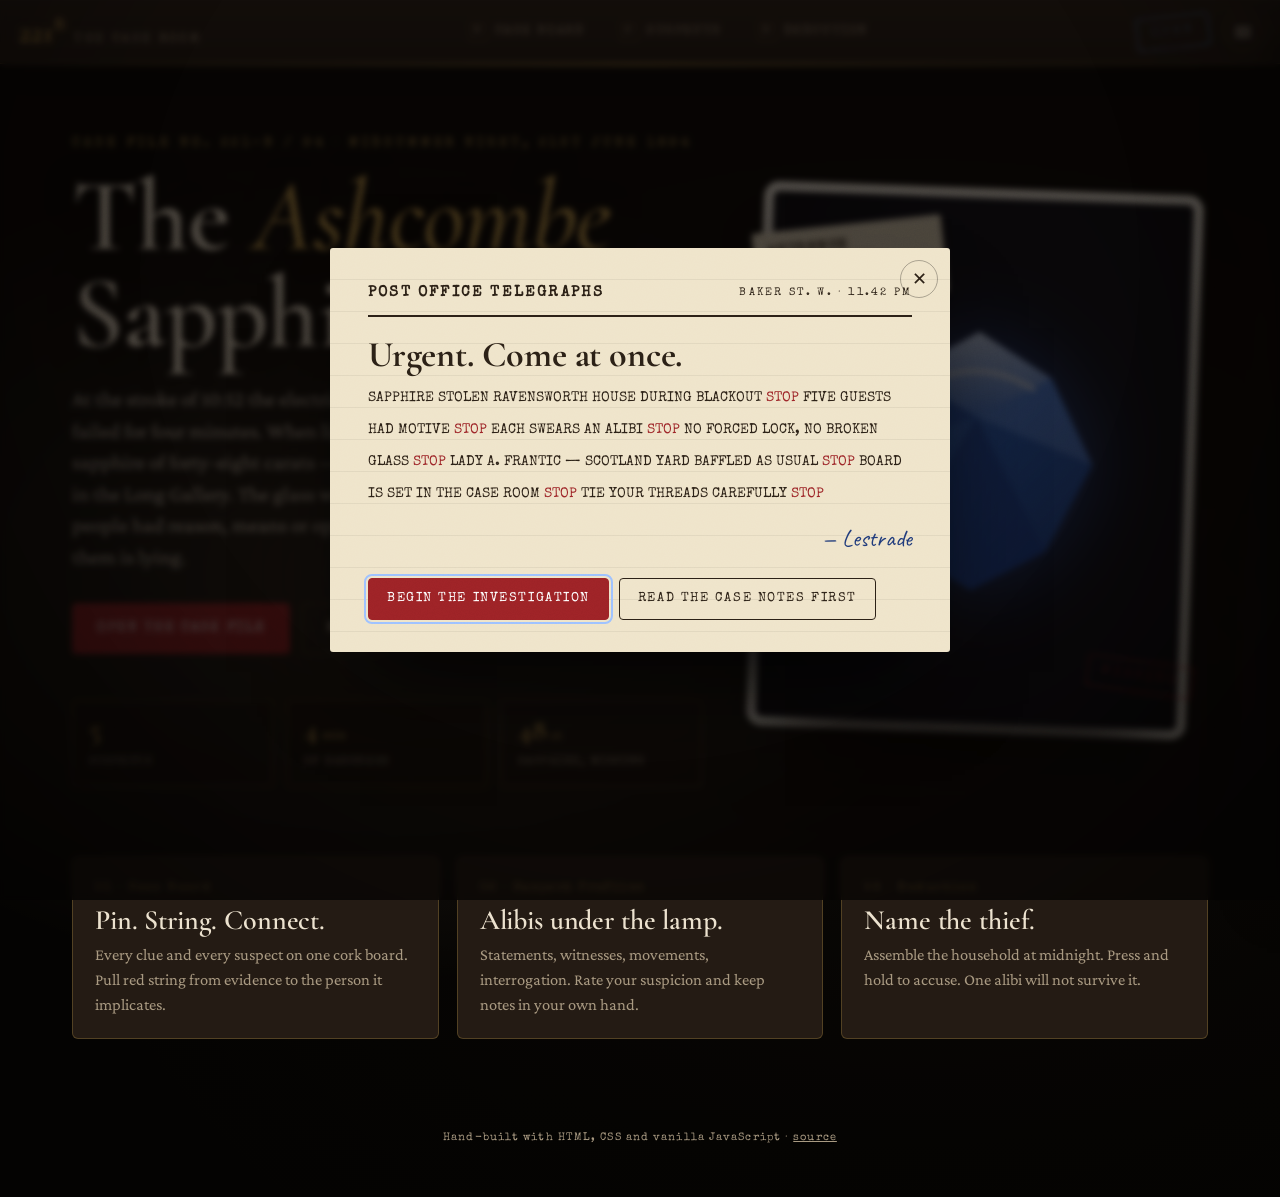
<file: index.html>
<!doctype html>
<html lang="en" data-theme="gaslight">
<head>
  <meta charset="utf-8" />
  <meta name="viewport" content="width=device-width, initial-scale=1" />
  <title>The 221B Case Room — The Ashcombe Sapphire</title>
  <meta name="description" content="An interactive detective evidence board. Pin clues, pull red string to suspects, and name the thief of the Ashcombe Sapphire." />
  <meta property="og:title" content="The 221B Case Room" />
  <meta property="og:description" content="Five suspects. Five alibis. One sapphire. Pull the string and name the thief." />
  <meta property="og:type" content="website" />
  <meta property="og:url" content="https://jaytech3.github.io/221b-case-room/" />
  <meta name="theme-color" content="#15100c" />
  <link rel="icon" href="data:image/svg+xml,%3Csvg xmlns='http://www.w3.org/2000/svg' viewBox='0 0 64 64'%3E%3Ccircle cx='32' cy='32' r='30' fill='%23151008'/%3E%3Ccircle cx='32' cy='32' r='14' fill='%232c62c9'/%3E%3Ccircle cx='27' cy='27' r='4' fill='%23dbe8ff'/%3E%3C/svg%3E" />
  <link rel="preconnect" href="https://fonts.googleapis.com" />
  <link rel="preconnect" href="https://fonts.gstatic.com" crossorigin />
  <link href="https://fonts.googleapis.com/css2?family=Cormorant+Garamond:ital,wght@0,500;0,600;0,700;1,500;1,600&family=Crimson+Pro:ital,wght@0,400;0,500;0,600;1,400&family=Special+Elite&family=Caveat:wght@500;700&display=swap" rel="stylesheet" />
  <link rel="stylesheet" href="styles.css" />
</head>
<body>
  <!-- Paper grain / vignette overlays -->
  <div class="grain" aria-hidden="true"></div>
  <div class="vignette" aria-hidden="true"></div>

  <header class="masthead" role="banner">
    <a class="brand" href="#/" aria-label="221B Case Room home">
      <span class="brand__num">221<small>B</small></span>
      <span class="brand__name">The Case Room</span>
    </a>

    <nav class="tabs" aria-label="Screens">
      <a href="#/board" data-route="board" class="tab"><span class="tab__key">B</span>Case Board</a>
      <a href="#/suspect" data-route="suspect" class="tab"><span class="tab__key">S</span>Suspects</a>
      <a href="#/deduce" data-route="deduce" class="tab"><span class="tab__key">D</span>Deduction</a>
    </nav>

    <div class="masthead__right">
      <div class="status-stamp" id="statusStamp" data-status="open" aria-live="polite">
        <span class="status-stamp__label">Open</span>
      </div>
      <div class="menu">
        <button class="icon-btn" id="menuBtn" aria-haspopup="true" aria-expanded="false" aria-label="Case menu">
          <svg viewBox="0 0 24 24" width="22" height="22" aria-hidden="true"><path d="M4 7h16M4 12h16M4 17h16" stroke="currentColor" stroke-width="2" stroke-linecap="round"/></svg>
        </button>
        <div class="menu__panel" id="menuPanel" role="menu" hidden>
          <button role="menuitem" data-action="notes">📓 Case notes &amp; timeline</button>
          <button role="menuitem" data-action="brief">✉️ Re-read the telegram</button>
          <button role="menuitem" data-action="help">❔ Field manual &amp; shortcuts</button>
          <hr />
          <button role="menuitem" data-action="theme"><span id="themeLabel">☀️ Daylight theme</span></button>
          <button role="menuitem" data-action="sound"><span id="soundLabel">🔔 Sound: off</span></button>
          <button role="menuitem" data-action="tidy">🧷 Tidy the board</button>
          <hr />
          <button role="menuitem" data-action="reset" class="danger">🔥 Burn the file &amp; start over</button>
        </div>
      </div>
    </div>
  </header>

  <main id="view" class="view" tabindex="-1"><noscript><p style="padding:40px;text-align:center">The Case Room needs JavaScript to pull its strings. Please enable it.</p></noscript></main>

  <!-- Case notes drawer -->
  <aside class="drawer" id="notesDrawer" aria-hidden="true" aria-label="Case notes">
    <div class="drawer__inner">
      <header class="drawer__head">
        <h2>Case Notes</h2>
        <button class="icon-btn" data-close-drawer aria-label="Close notes">✕</button>
      </header>
      <div class="drawer__body" id="notesBody"></div>
    </div>
  </aside>
  <div class="scrim" id="scrim" hidden></div>

  <!-- Generic modal -->
  <div class="modal" id="modal" role="dialog" aria-modal="true" hidden>
    <div class="modal__card" id="modalCard"></div>
  </div>

  <!-- Toast -->
  <div class="toast" id="toast" role="status" aria-live="polite"></div>

  <script src="data.js"></script>
  <script src="portraits.js"></script>
  <script src="app.js"></script>
</body>
</html>
</file>
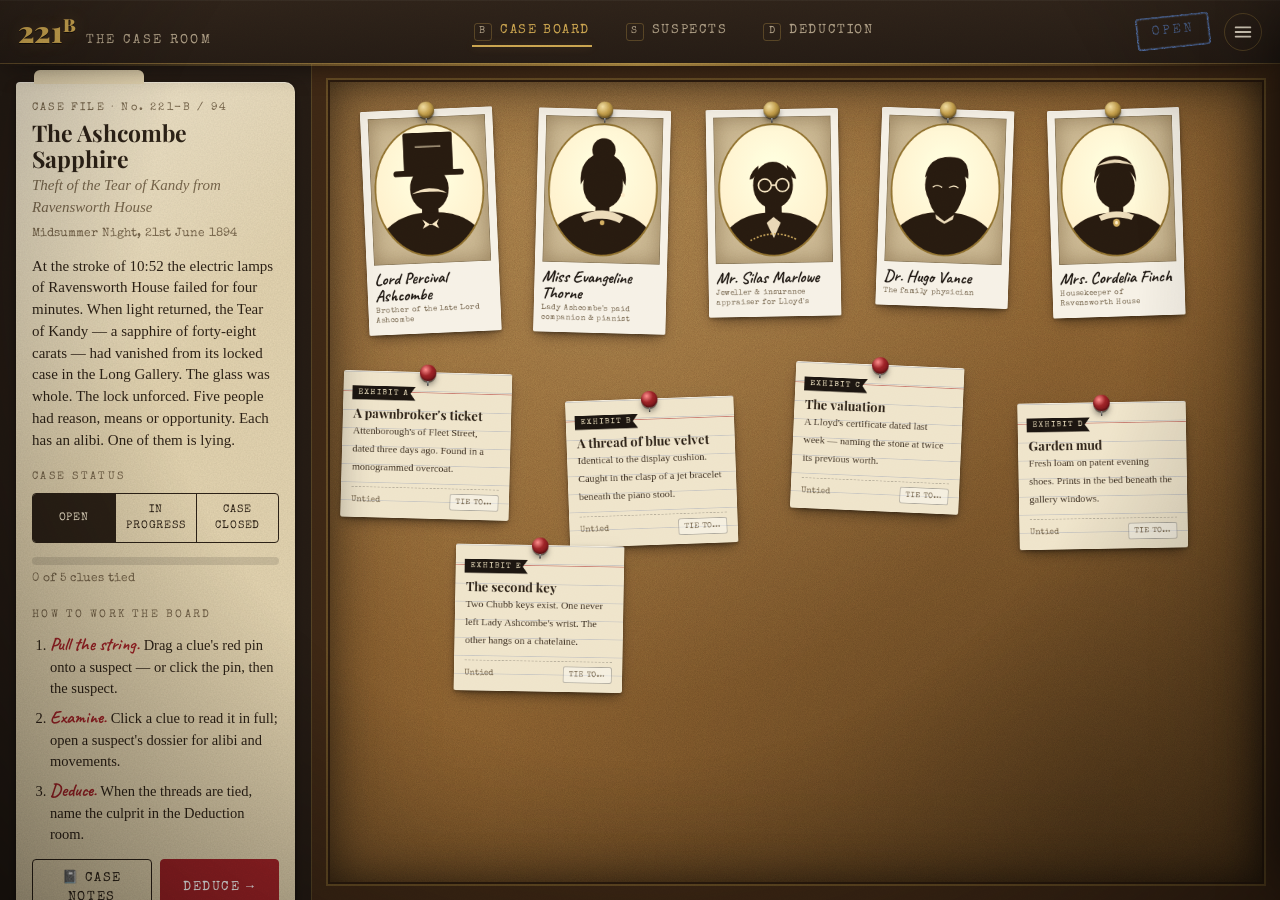
<file: v1/index.html>
<!doctype html>
<html lang="en" data-theme="gaslight">
<head>
  <meta charset="utf-8" />
  <meta name="viewport" content="width=device-width, initial-scale=1" />
  <title>The 221B Case Room — The Ashcombe Sapphire</title>
  <meta name="description" content="An interactive detective evidence board. Pin clues, pull red string to suspects, and name the thief of the Ashcombe Sapphire." />
  <meta property="og:title" content="The 221B Case Room" />
  <meta property="og:description" content="Five suspects. Five alibis. One sapphire. Pull the string and name the thief." />
  <meta name="theme-color" content="#15100c" />
  <link rel="icon" href="data:image/svg+xml,%3Csvg xmlns='http://www.w3.org/2000/svg' viewBox='0 0 64 64'%3E%3Ccircle cx='32' cy='32' r='30' fill='%23151008'/%3E%3Ccircle cx='32' cy='32' r='14' fill='%232c62c9'/%3E%3Ccircle cx='27' cy='27' r='4' fill='%23dbe8ff'/%3E%3C/svg%3E" />
  <link rel="preconnect" href="https://fonts.googleapis.com" />
  <link rel="preconnect" href="https://fonts.gstatic.com" crossorigin />
  <link href="https://fonts.googleapis.com/css2?family=Playfair+Display:ital,wght@0,500;0,700;0,900;1,500&family=IM+Fell+English:ital@0;1&family=Special+Elite&family=Caveat:wght@500;700&display=swap" rel="stylesheet" />
  <link rel="stylesheet" href="styles.css" />
</head>
<body>
  <!-- Paper grain / vignette overlays -->
  <div class="grain" aria-hidden="true"></div>
  <div class="vignette" aria-hidden="true"></div>

  <header class="masthead" role="banner">
    <a class="brand" href="#/board" aria-label="221B Case Room home">
      <span class="brand__num">221<small>B</small></span>
      <span class="brand__name">The Case Room</span>
    </a>

    <nav class="tabs" aria-label="Screens">
      <a href="#/board" data-route="board" class="tab"><span class="tab__key">B</span>Case Board</a>
      <a href="#/suspect" data-route="suspect" class="tab"><span class="tab__key">S</span>Suspects</a>
      <a href="#/deduce" data-route="deduce" class="tab"><span class="tab__key">D</span>Deduction</a>
    </nav>

    <div class="masthead__right">
      <div class="status-stamp" id="statusStamp" data-status="open" aria-live="polite">
        <span class="status-stamp__label">Open</span>
      </div>
      <div class="menu">
        <button class="icon-btn" id="menuBtn" aria-haspopup="true" aria-expanded="false" aria-label="Case menu">
          <svg viewBox="0 0 24 24" width="22" height="22" aria-hidden="true"><path d="M4 7h16M4 12h16M4 17h16" stroke="currentColor" stroke-width="2" stroke-linecap="round"/></svg>
        </button>
        <div class="menu__panel" id="menuPanel" role="menu" hidden>
          <button role="menuitem" data-action="notes">📓 Case notes &amp; timeline</button>
          <button role="menuitem" data-action="brief">✉️ Re-read the telegram</button>
          <hr />
          <button role="menuitem" data-action="theme"><span id="themeLabel">☀️ Daylight theme</span></button>
          <button role="menuitem" data-action="sound"><span id="soundLabel">🔔 Sound: off</span></button>
          <button role="menuitem" data-action="tidy">🧷 Tidy the board</button>
          <hr />
          <button role="menuitem" data-action="reset" class="danger">🔥 Burn the file &amp; start over</button>
        </div>
      </div>
    </div>
  </header>

  <main id="view" class="view" tabindex="-1"></main>

  <!-- Case notes drawer -->
  <aside class="drawer" id="notesDrawer" aria-hidden="true" aria-label="Case notes">
    <div class="drawer__inner">
      <header class="drawer__head">
        <h2>Case Notes</h2>
        <button class="icon-btn" data-close-drawer aria-label="Close notes">✕</button>
      </header>
      <div class="drawer__body" id="notesBody"></div>
    </div>
  </aside>
  <div class="scrim" id="scrim" hidden></div>

  <!-- Generic modal -->
  <div class="modal" id="modal" role="dialog" aria-modal="true" hidden>
    <div class="modal__card" id="modalCard"></div>
  </div>

  <!-- Toast -->
  <div class="toast" id="toast" role="status" aria-live="polite"></div>

  <script src="data.js"></script>
  <script src="portraits.js"></script>
  <script src="app.js"></script>
</body>
</html>
</file>
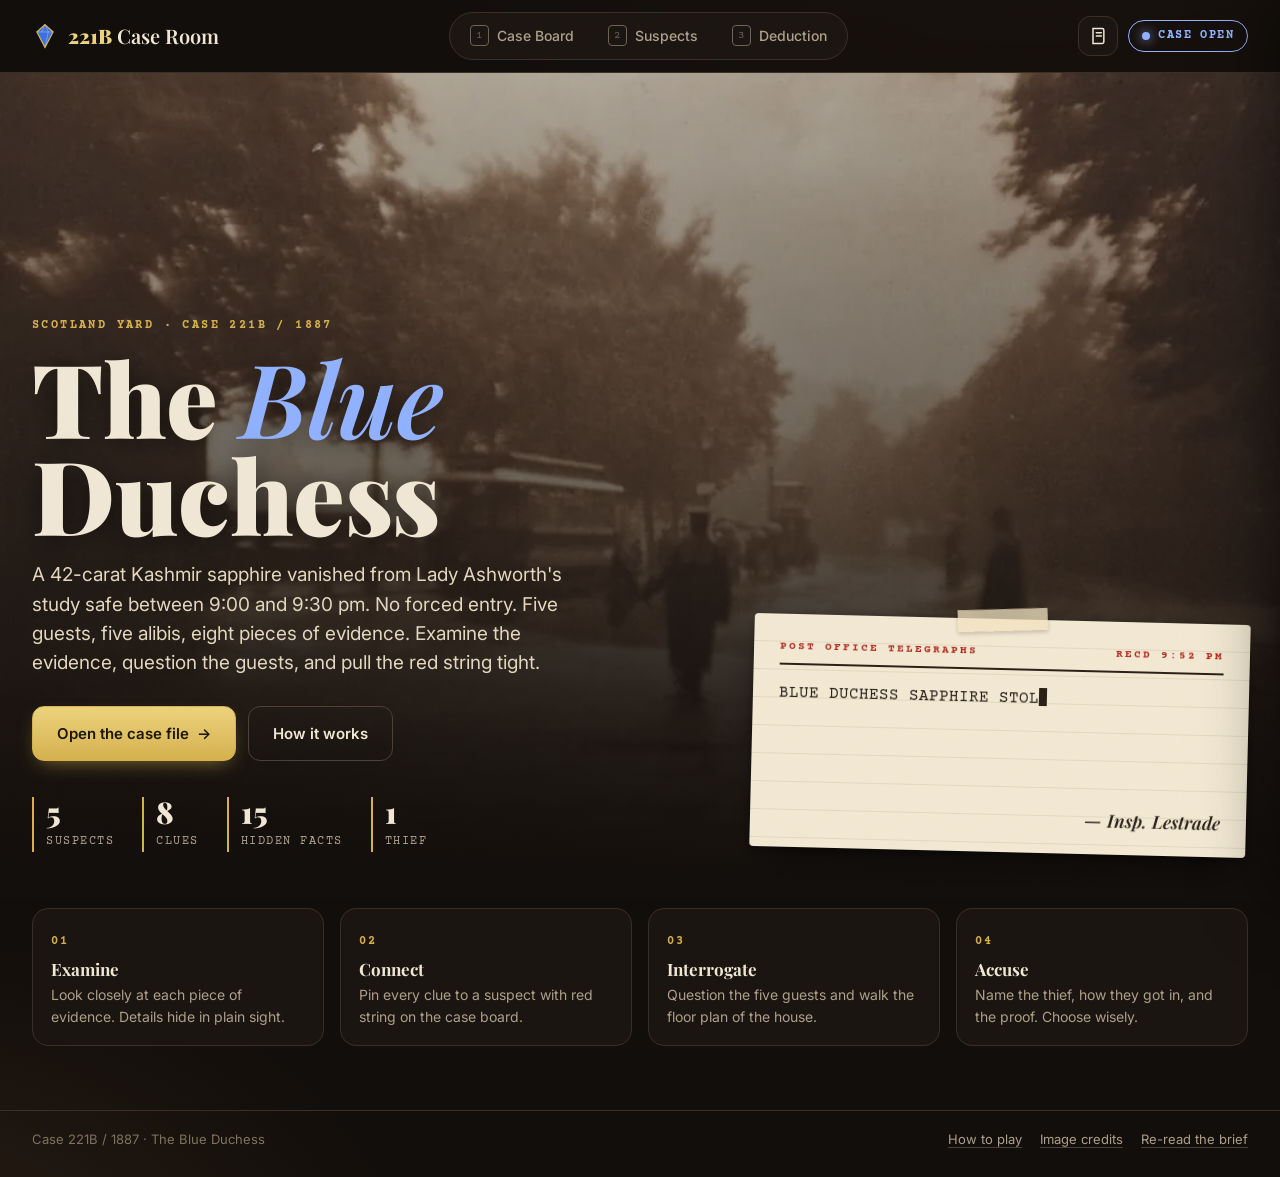
<file: v2/index.html>
<!doctype html>
<html lang="en">
<head>
<meta charset="utf-8">
<meta name="viewport" content="width=device-width, initial-scale=1, viewport-fit=cover">
<title>221B Case Room · The Blue Duchess</title>
<meta name="description" content="A detective board for the theft of the Blue Duchess sapphire. Examine evidence, interrogate five suspects, pin clues with red string and name the thief.">
<meta name="theme-color" content="#120e0b">
<meta property="og:title" content="221B Case Room · The Blue Duchess">
<meta property="og:description" content="Five suspects. Five alibis. One sapphire. Pull the string and name the thief.">
<meta property="og:image" content="img/fog.webp">
<link rel="icon" href="data:image/svg+xml,<svg xmlns='http://www.w3.org/2000/svg' viewBox='0 0 64 64'><path d='M32 4 52 22 32 60 12 22Z' fill='%233a6ee8' stroke='%23d4b04c' stroke-width='4'/></svg>">
<link rel="preconnect" href="https://fonts.googleapis.com">
<link rel="preconnect" href="https://fonts.gstatic.com" crossorigin>
<link href="https://fonts.googleapis.com/css2?family=Playfair+Display:ital,wght@0,600;0,700;0,900;1,500;1,600&family=Courier+Prime:wght@400;700&family=Inter:wght@400;500;600;700&display=swap" rel="stylesheet">
<link rel="stylesheet" href="styles.css?v=2.2">
</head>
<body>
<a class="skip" href="#main">Skip to content</a>
<div class="grain" aria-hidden="true"></div>

<header class="topbar" id="topbar">
  <a class="brand" href="#/board" aria-label="221B Case Room, case board">
    <svg viewBox="0 0 64 64" aria-hidden="true"><path d="M32 4 52 22 32 60 12 22Z" fill="#3a6ee8" stroke="#d4b04c" stroke-width="3"/><path d="M12 22h40M24 22l8-18 8 18-8 38" fill="none" stroke="#e8d9a8" stroke-width="1.6" opacity=".6"/></svg>
    <span><b>221B</b> Case Room</span>
  </a>
  <nav class="tabs" aria-label="Screens">
    <a href="#/board" data-tab="board"><kbd>1</kbd>Case Board</a>
    <a href="#/suspect/hayes" data-tab="suspect"><kbd>2</kbd>Suspects</a>
    <a href="#/deduce" data-tab="deduce"><kbd>3</kbd>Deduction</a>
  </nav>
  <div class="top-actions">
    <button class="icon-btn" id="notebookBtn" aria-label="Open notebook" title="Notebook (N)">
      <svg viewBox="0 0 24 24" aria-hidden="true"><path d="M6 3h11a2 2 0 0 1 2 2v14a2 2 0 0 1-2 2H6zM6 3v18M10 8h6M10 12h6" fill="none" stroke="currentColor" stroke-width="1.8" stroke-linecap="round"/></svg>
      <span class="badge" id="noteBadge" hidden>0</span>
    </button>
    <span class="status" id="statusPill" data-s="open" aria-live="polite">Open</span>
  </div>
</header>

<main id="main" tabindex="-1"></main>

<footer class="foot">
  <span>Case 221B / 1887 · The Blue Duchess</span>
  <span class="foot-links">
    <button class="linkish" data-open="help">How to play</button>
    <button class="linkish" data-open="credits">Image credits</button>
    <button class="linkish" data-open="brief">Re-read the brief</button>
  </span>
</footer>

<aside class="drawer" id="drawer" aria-label="Detective's notebook" aria-hidden="true" inert></aside>
<div class="scrim" id="scrim" hidden></div>
<div class="modal" id="modal" role="dialog" aria-modal="true" aria-labelledby="modalTitle" hidden><div class="modal-card" id="modalCard"></div></div>
<div class="toast" id="toast" role="status" aria-live="polite"></div>

<script src="data.js?v=2.2"></script>
<script src="app.js?v=2.2"></script>
</body>
</html>
</file>
<file: styles.css>
/* ══════════════════════════════════════════════════════════════
   THE 221B CASE ROOM — stylesheet
   Themes: gaslight (default, dark) · daylight
   ══════════════════════════════════════════════════════════════ */

:root {
  --f-display: "Cormorant Garamond", "Playfair Display", Georgia, serif;
  --f-body: "Crimson Pro", "IM Fell English", Georgia, serif;
  --f-type: "Special Elite", "Courier New", monospace;
  --f-hand: "Caveat", "Segoe Script", cursive;

  --paper: #efe4ca;
  --paper-2: #e3d3ae;
  --paper-3: #d6c296;
  --paper-ink: #2a2016;
  --paper-muted: #6f5f47;
  --rule: rgba(60, 90, 160, .22);
  --rule-red: rgba(170, 40, 40, .55);

  --wax: #9b2226;
  --string: #c0272d;
  --string-doubt: #d9a441;
  --brass: #c9a24e;
  --brass-2: #8c6a22;
  --sapphire: #2f6fd6;
  --sapphire-2: #9cc1ff;
  --ink-blue: #2a4b8d;
  --ochre: #b57a1b;
  --green: #4f7a3a;

  --cameo-paper: #e8dcc0;
  --cameo-paper-hi: #f6efdc;
  --cameo-rim: #8c6a22;
  --cameo-accent: #c9a24e;

  --radius: 6px;
  --shadow-card: 0 1px 0 rgba(255,255,255,.4) inset, 0 8px 18px -6px rgba(0,0,0,.55), 0 2px 4px rgba(0,0,0,.3);
  --shadow-lift: 0 1px 0 rgba(255,255,255,.4) inset, 0 26px 40px -14px rgba(0,0,0,.7), 0 6px 10px rgba(0,0,0,.3);
  --masthead-h: 64px;
}

:root[data-theme="gaslight"] {
  --bg: #15100c;
  --bg-2: #1f1711;
  --panel: #241b14;
  --panel-2: #2d2219;
  --text: #ece2cf;
  --muted: #a99a82;
  --line: rgba(201,162,78,.28);
  --cork: #a3763f;
  --cork-2: #7d5628;
  --glow: rgba(255, 196, 110, .18);
  --cameo-ink: #2a1d12;
  color-scheme: dark;
}
:root[data-theme="daylight"] {
  --bg: #e9dfcc;
  --bg-2: #e0d4bc;
  --panel: #f3ebd9;
  --panel-2: #e8dcc3;
  --text: #2a2016;
  --muted: #6f5f47;
  --line: rgba(90,70,40,.22);
  --cork: #c1935a;
  --cork-2: #a37640;
  --glow: rgba(255, 220, 160, .35);
  --cameo-ink: #2a1d12;
  --shadow-card: 0 1px 0 rgba(255,255,255,.6) inset, 0 8px 16px -8px rgba(60,40,10,.45), 0 2px 3px rgba(60,40,10,.2);
  color-scheme: light;
}

* { box-sizing: border-box; }
html, body { height: 100%; }
body {
  margin: 0;
  background: var(--bg);
  color: var(--text);
  font-family: var(--f-body);
  font-size: 18px;
  line-height: 1.5;
  overflow-x: hidden;
  -webkit-font-smoothing: antialiased;
}
button, input, textarea, select { font: inherit; color: inherit; }
button { cursor: pointer; }
a { color: inherit; }
h1, h2, h3 { font-family: var(--f-display); font-weight: 700; margin: 0; line-height: 1.1; letter-spacing: -.005em; }
::selection { background: var(--sapphire); color: #fff; }
:focus-visible { outline: 2px solid var(--sapphire-2); outline-offset: 2px; }

/* Grain + vignette overlays */
.grain {
  position: fixed; inset: 0; z-index: 90; pointer-events: none; opacity: .35; mix-blend-mode: overlay;
  background-image: url("data:image/svg+xml,%3Csvg xmlns='http://www.w3.org/2000/svg' width='220' height='220'%3E%3Cfilter id='n'%3E%3CfeTurbulence type='fractalNoise' baseFrequency='.85' numOctaves='3' stitchTiles='stitch'/%3E%3CfeColorMatrix values='0 0 0 0 0.5 0 0 0 0 0.45 0 0 0 0 0.4 0 0 0 .5 0'/%3E%3C/filter%3E%3Crect width='100%25' height='100%25' filter='url(%23n)'/%3E%3C/svg%3E");
}
.vignette {
  position: fixed; inset: 0; z-index: 89; pointer-events: none;
  background: radial-gradient(ellipse at 50% 30%, transparent 55%, rgba(0,0,0,.45) 100%);
}
:root[data-theme="daylight"] .vignette { opacity: .35; }
:root[data-theme="daylight"] .grain { opacity: .22; }

/* ── Masthead ───────────────────────────────────────────────── */
.masthead {
  position: sticky; top: 0; z-index: 50;
  height: var(--masthead-h);
  display: grid; grid-template-columns: auto 1fr auto; align-items: center; gap: 18px;
  padding: 0 18px;
  background: linear-gradient(180deg, var(--panel-2), var(--panel));
  border-bottom: 1px solid var(--line);
  box-shadow: 0 1px 0 rgba(255,255,255,.04) inset, 0 10px 30px -14px rgba(0,0,0,.8);
}
.masthead::after {
  content: ""; position: absolute; left: 0; right: 0; bottom: -3px; height: 3px;
  background: linear-gradient(90deg, transparent, var(--brass), transparent);
  opacity: .7;
}
.brand { display: flex; align-items: baseline; gap: 10px; text-decoration: none; }
.brand__num {
  font-family: var(--f-display); font-weight: 700; font-size: 32px; letter-spacing: -.02em;
  color: var(--brass);
  text-shadow: 0 1px 0 rgba(0,0,0,.6), 0 0 18px var(--glow);
}
.brand__num small { font-size: .6em; vertical-align: super; margin-left: 1px; }
.brand__name { font-family: var(--f-type); font-size: 13px; letter-spacing: .18em; text-transform: uppercase; color: var(--muted); }

.tabs { display: flex; justify-content: center; gap: 4px; }
.tab {
  position: relative; display: inline-flex; align-items: center; gap: 8px;
  padding: 8px 16px; border-radius: 4px; text-decoration: none;
  font-family: var(--f-type); font-size: 13px; letter-spacing: .12em; text-transform: uppercase;
  color: var(--muted); transition: color .2s, background .2s;
}
.tab:hover { color: var(--text); background: rgba(255,255,255,.04); }
.tab.is-active { color: var(--brass); }
.tab.is-active::after {
  content: ""; position: absolute; left: 14px; right: 14px; bottom: 2px; height: 2px;
  background: var(--brass); box-shadow: 0 0 10px var(--glow);
}
.tab__key {
  display: inline-grid; place-items: center; width: 18px; height: 18px; border-radius: 3px;
  border: 1px solid var(--line); font-size: 10px; color: var(--muted);
}

.masthead__right { display: flex; align-items: center; gap: 14px; }

.icon-btn {
  display: inline-grid; place-items: center; width: 38px; height: 38px; border-radius: 50%;
  border: 1px solid var(--line); background: transparent; color: var(--text);
  transition: background .2s, transform .15s;
}
.icon-btn:hover { background: rgba(255,255,255,.06); }
.icon-btn:active { transform: scale(.95); }

.menu { position: relative; }
.menu__panel {
  position: absolute; right: 0; top: calc(100% + 8px); min-width: 260px;
  background: var(--paper); color: var(--paper-ink);
  border-radius: 4px; padding: 6px;
  box-shadow: 0 30px 50px -20px rgba(0,0,0,.8), 0 0 0 1px rgba(0,0,0,.2);
  transform-origin: top right;
  animation: pop .18s ease-out;
}
.menu__panel button {
  display: block; width: 100%; text-align: left; padding: 10px 12px;
  border: 0; background: transparent; border-radius: 3px; font-family: var(--f-body); font-size: 16px;
}
.menu__panel button:hover { background: rgba(0,0,0,.06); }
.menu__panel button.danger { color: var(--wax); }
.menu__panel hr { border: 0; border-top: 1px dashed rgba(0,0,0,.18); margin: 6px 4px; }
@keyframes pop { from { opacity: 0; transform: scale(.94) translateY(-4px); } to { opacity: 1; transform: none; } }

/* ── Rubber stamps ──────────────────────────────────────────── */
.stamp, .status-stamp {
  --stamp: var(--ink-blue);
  display: inline-block; padding: 4px 12px;
  font-family: var(--f-type); font-size: 13px; letter-spacing: .22em; text-transform: uppercase;
  color: var(--stamp); border: 2.5px solid var(--stamp); border-radius: 4px;
  transform: rotate(-6deg);
  -webkit-mask-image: url("data:image/svg+xml,%3Csvg xmlns='http://www.w3.org/2000/svg' width='120' height='120'%3E%3Cfilter id='n'%3E%3CfeTurbulence type='fractalNoise' baseFrequency='.9' numOctaves='2'/%3E%3CfeColorMatrix values='0 0 0 0 1 0 0 0 0 1 0 0 0 0 1 0 0 0 1.7 -.35'/%3E%3C/filter%3E%3Crect width='100%25' height='100%25' filter='url(%23n)'/%3E%3C/svg%3E");
  mask-image: url("data:image/svg+xml,%3Csvg xmlns='http://www.w3.org/2000/svg' width='120' height='120'%3E%3Cfilter id='n'%3E%3CfeTurbulence type='fractalNoise' baseFrequency='.9' numOctaves='2'/%3E%3CfeColorMatrix values='0 0 0 0 1 0 0 0 0 1 0 0 0 0 1 0 0 0 1.7 -.35'/%3E%3C/filter%3E%3Crect width='100%25' height='100%25' filter='url(%23n)'/%3E%3C/svg%3E");
  box-shadow: 0 0 0 1px rgba(255,255,255,.08) inset;
  user-select: none;
}
.status-stamp { position: relative; padding: 5px 14px; transition: color .3s, border-color .3s; }
.status-stamp[data-status="open"] { --stamp: #5d8ad8; }
.status-stamp[data-status="progress"] { --stamp: var(--ochre); }
.status-stamp[data-status="solved"] { --stamp: #d8343b; }
:root[data-theme="daylight"] .status-stamp[data-status="open"] { --stamp: var(--ink-blue); }
.status-stamp.is-bump { animation: stampIn .5s cubic-bezier(.2,1.4,.4,1); }
@keyframes stampIn {
  0% { transform: rotate(-6deg) scale(2.2); opacity: 0; }
  60% { transform: rotate(-6deg) scale(.92); opacity: 1; }
  100% { transform: rotate(-6deg) scale(1); }
}
.stamp--cleared { --stamp: var(--ink-blue); }
.stamp--guilty, .stamp--closed { --stamp: #b4161c; }
.stamp--big { font-size: 28px; padding: 10px 26px; border-width: 5px; border-radius: 8px; letter-spacing: .3em; }

/* ── View container ─────────────────────────────────────────── */
.view { min-height: calc(100vh - var(--masthead-h)); outline: none; }
.view > section { animation: fadeUp .35s ease-out both; }
@keyframes fadeUp { from { opacity: 0; transform: translateY(8px); } to { opacity: 1; transform: none; } }

/* ══ CASE BOARD ═════════════════════════════════════════════ */
.board-wrap {
  display: grid; grid-template-columns: 312px 1fr;
  height: calc(100vh - var(--masthead-h));
}

/* The case folder */
.dock {
  position: relative; overflow-y: auto; padding: 18px 16px 24px;
  background: var(--panel);
  border-right: 1px solid var(--line);
}
.folder {
  position: relative; background: var(--paper-2); color: var(--paper-ink);
  border-radius: 4px 10px 4px 4px; padding: 18px 16px 16px;
  box-shadow: var(--shadow-card);
  background-image:
    linear-gradient(135deg, rgba(255,255,255,.35), transparent 40%),
    url("data:image/svg+xml,%3Csvg xmlns='http://www.w3.org/2000/svg' width='160' height='160'%3E%3Cfilter id='n'%3E%3CfeTurbulence type='fractalNoise' baseFrequency='.7' numOctaves='3'/%3E%3CfeColorMatrix values='0 0 0 0 0 0 0 0 0 0 0 0 0 0 0 0 0 0 .08 0'/%3E%3C/filter%3E%3Crect width='100%25' height='100%25' filter='url(%23n)'/%3E%3C/svg%3E");
}
.folder::before {
  content: ""; position: absolute; top: -12px; left: 18px; width: 110px; height: 14px;
  background: var(--paper-2); border-radius: 6px 6px 0 0;
  box-shadow: 0 -1px 0 rgba(0,0,0,.08);
}
.folder__num { font-family: var(--f-type); font-size: 11px; letter-spacing: .2em; color: var(--paper-muted); }
.folder__title { font-size: 27px; margin-top: 4px; }
.folder__sub { font-style: italic; color: var(--paper-muted); font-size: 15px; margin-top: 2px; }
.folder__date { font-family: var(--f-type); font-size: 12px; margin-top: 8px; color: var(--paper-muted); }
.folder__brief { font-size: 15px; margin: 12px 0 0; }

.fieldlabel {
  display: block; font-family: var(--f-type); font-size: 11px; letter-spacing: .22em; text-transform: uppercase;
  color: var(--paper-muted); margin: 18px 0 8px;
}
.segmented { display: grid; grid-template-columns: repeat(3, 1fr); gap: 0; border: 1.5px solid var(--paper-ink); border-radius: 4px; overflow: hidden; }
.segmented button {
  border: 0; background: transparent; padding: 8px 4px;
  font-family: var(--f-type); font-size: 11px; letter-spacing: .08em; text-transform: uppercase;
  color: var(--paper-ink); transition: background .2s, color .2s;
}
.segmented button + button { border-left: 1.5px solid var(--paper-ink); }
.segmented button.is-on { background: var(--paper-ink); color: var(--paper); }
.segmented button[data-status="solved"].is-on { background: var(--wax); }
.segmented button[data-status="progress"].is-on { background: var(--ochre); }

.progress { margin-top: 14px; }
.progress__bar { height: 8px; border-radius: 4px; background: rgba(0,0,0,.12); overflow: hidden; }
.progress__fill { height: 100%; width: 0; background: linear-gradient(90deg, var(--string), #e0514f); transition: width .5s cubic-bezier(.2,.8,.2,1); box-shadow: 0 0 10px rgba(200,40,45,.5); }
.progress__text { display: flex; justify-content: space-between; font-family: var(--f-type); font-size: 12px; color: var(--paper-muted); margin-top: 6px; }

.howto { margin: 0; padding: 0 0 0 18px; font-size: 14.5px; color: var(--paper-ink); }
.howto li { margin: 5px 0; }
.howto b { font-family: var(--f-hand); font-size: 18px; color: var(--wax); font-weight: 700; }
.kbd { display: inline-block; padding: 0 5px; border: 1px solid rgba(0,0,0,.35); border-bottom-width: 2px; border-radius: 3px; font-family: var(--f-type); font-size: 11px; line-height: 16px; }

.btn {
  display: inline-flex; align-items: center; justify-content: center; gap: 8px;
  padding: 10px 18px; border-radius: 4px; border: 1.5px solid var(--paper-ink);
  background: var(--paper-ink); color: var(--paper);
  font-family: var(--f-type); font-size: 13px; letter-spacing: .12em; text-transform: uppercase;
  transition: transform .15s, box-shadow .2s, background .2s; text-decoration: none;
}
.btn:hover { transform: translateY(-1px); box-shadow: 0 8px 18px -8px rgba(0,0,0,.6); }
.btn:active { transform: translateY(0); }
.btn--ghost { background: transparent; color: var(--paper-ink); }
.btn--wax { background: var(--wax); border-color: var(--wax); color: #fff; }
.btn--brass { background: var(--brass); border-color: var(--brass-2); color: #241b14; }
.btn--light { background: var(--paper); border-color: var(--paper); color: var(--paper-ink); }
.btn--outline-light { background: transparent; border-color: var(--line); color: var(--text); }
.btn--outline-light:hover { background: rgba(255,255,255,.06); }
.btn--block { width: 100%; }
.btn:disabled { opacity: .5; cursor: not-allowed; transform: none; box-shadow: none; }

/* Cork board */
.board-scroll {
  position: relative; overflow: auto;
  background:
    radial-gradient(ellipse at 30% 20%, rgba(255,230,180,.16), transparent 50%),
    radial-gradient(ellipse at 80% 90%, rgba(0,0,0,.25), transparent 55%),
    linear-gradient(160deg, var(--cork), var(--cork-2));
  box-shadow: inset 0 0 120px rgba(0,0,0,.45);
}
.board-scroll::before {
  content: ""; position: absolute; inset: 0; pointer-events: none; z-index: 0;
  background-image: url("data:image/svg+xml,%3Csvg xmlns='http://www.w3.org/2000/svg' width='200' height='200'%3E%3Cfilter id='n'%3E%3CfeTurbulence type='fractalNoise' baseFrequency='1.1' numOctaves='4' stitchTiles='stitch'/%3E%3CfeColorMatrix values='0 0 0 0 .2 0 0 0 0 .12 0 0 0 0 .05 0 0 0 .55 -.1'/%3E%3C/filter%3E%3Crect width='100%25' height='100%25' filter='url(%23n)'/%3E%3C/svg%3E");
  opacity: .55; mix-blend-mode: multiply;
  width: max(100%, var(--board-w)); height: max(100%, var(--board-h));
}
.board-frame {
  position: absolute; inset: 0; pointer-events: none; z-index: 5;
  box-shadow: inset 0 0 0 14px #3b2614, inset 0 0 0 16px rgba(201,162,78,.35), inset 0 0 0 18px #2a1a0d, inset 0 0 40px 18px rgba(0,0,0,.5);
}
.board-scroll.is-stringing { cursor: crosshair; }
.board {
  position: relative; width: var(--board-w); height: var(--board-h);
  transform-origin: 0 0; transform: scale(var(--scale, 1));
}
.board-sizer { width: calc(var(--board-w) * var(--scale, 1)); height: calc(var(--board-h) * var(--scale, 1)); position: relative; }

.strings { position: absolute; inset: 0; width: 100%; height: 100%; overflow: visible; pointer-events: none; z-index: 4; }
.pinhead { pointer-events: none; }
.string { fill: none; stroke: var(--string); stroke-width: 2.6; stroke-linecap: round; pointer-events: visibleStroke; cursor: pointer;
  filter: drop-shadow(0 3px 2px rgba(0,0,0,.45)); transition: stroke .3s; }
.string--shadow { stroke: rgba(0,0,0,.35); stroke-width: 4; filter: blur(2px); transform: translateY(4px); pointer-events: none; }
.string--doubt { stroke: var(--string-doubt); stroke-dasharray: 7 6; }
.string--gold { stroke: var(--brass); stroke-width: 3; }
.string--temp { stroke: var(--string); stroke-dasharray: 4 6; opacity: .9; animation: march .6s linear infinite; pointer-events: none; }
@keyframes march { to { stroke-dashoffset: -20; } }
.string-g:hover .string { stroke: #ff4d55; }
.string-g:hover .string--gold { stroke: #ffd36b; }
.cut { pointer-events: all; cursor: pointer; opacity: 0; transition: opacity .2s; }
.string-g:hover .cut { opacity: 1; }
.cut circle { fill: var(--paper); stroke: var(--paper-ink); stroke-width: 1.5; }
.cut text { font-size: 13px; text-anchor: middle; dominant-baseline: central; }
.string-draw { stroke-dasharray: 2000; stroke-dashoffset: 2000; animation: draw .7s cubic-bezier(.4,0,.2,1) forwards; }
@keyframes draw { to { stroke-dashoffset: 0; } }

/* Cards */
.card {
  position: absolute; left: 0; top: 0; z-index: 3;
  transform: translate(var(--x), var(--y)) rotate(var(--rot, 0deg));
  box-shadow: var(--shadow-card);
  will-change: transform;
  transition: box-shadow .25s, filter .25s;
  user-select: none; touch-action: none;
}
.card.is-dragging { z-index: 20; opacity: .96; box-shadow: var(--shadow-lift); transition: none; }
.card.is-target { filter: drop-shadow(0 0 14px var(--sapphire-2)); }
.card.is-target::after { content: ""; position: absolute; inset: -6px; border: 2px dashed var(--sapphire-2); border-radius: 8px; animation: march2 1s linear infinite; pointer-events: none; }
@keyframes march2 { to { outline-offset: 2px; } }
.card.is-shake { animation: shake .4s; }
@keyframes shake { 20%,60% { transform: translate(var(--x), var(--y)) rotate(calc(var(--rot) - 2deg)); } 40%,80% { transform: translate(var(--x), var(--y)) rotate(calc(var(--rot) + 2deg)); } }

.pin {
  position: absolute; left: 50%; top: -10px; width: 22px; height: 22px; margin-left: -11px; z-index: 4;
  border-radius: 50%;
  background: radial-gradient(circle at 35% 30%, #ff8a8a 0, var(--wax) 40%, #5a0d10 100%);
  box-shadow: 0 2px 0 rgba(0,0,0,.4), 0 6px 10px -2px rgba(0,0,0,.6), inset 0 -2px 3px rgba(0,0,0,.35);
  transition: transform .15s;
}
.pin::after { content: ""; position: absolute; left: 50%; top: 100%; width: 2px; height: 6px; margin-left: -1px; background: linear-gradient(#999, #333); }
.pin--brass { background: radial-gradient(circle at 35% 30%, #ffe9a8 0, var(--brass) 45%, #5e4612 100%); }
.pin--handle { cursor: crosshair; }
.pin--handle:hover { transform: scale(1.25); }
.pin--handle::before {
  content: "pull string"; position: absolute; left: 50%; bottom: calc(100% + 6px); transform: translateX(-50%);
  padding: 2px 7px; border-radius: 3px; background: var(--paper-ink); color: var(--paper);
  font-family: var(--f-type); font-size: 10px; letter-spacing: .1em; white-space: nowrap; opacity: 0; transition: opacity .2s; pointer-events: none;
}
.pin--handle:hover::before { opacity: 1; }

/* Suspect polaroid */
.card--suspect { width: 176px; padding: 10px 10px 12px; background: #f6f1e6; color: var(--paper-ink); cursor: grab; border-radius: 2px; }
.card--suspect:active { cursor: grabbing; }
.card--suspect .photo {
  position: relative; aspect-ratio: 4/5; overflow: hidden; background: #cbb891; color: var(--cameo-ink);
  box-shadow: inset 0 0 0 1px rgba(0,0,0,.2), inset 0 0 30px rgba(60,30,0,.4);
}
.card--suspect .photo svg { width: 100%; height: 100%; display: block; filter: sepia(.25) contrast(1.05); }
.card--suspect .name { font-family: var(--f-hand); font-size: 22px; font-weight: 700; margin-top: 8px; line-height: 1; color: #1b1510; }
.card--suspect .role { font-family: var(--f-type); font-size: 10px; letter-spacing: .06em; color: var(--paper-muted); margin-top: 3px; line-height: 1.3; }
.card--suspect .tally {
  position: absolute; right: 8px; top: 8px; min-width: 24px; height: 24px; padding: 0 6px; border-radius: 12px;
  background: var(--wax); color: #fff; font-family: var(--f-type); font-size: 12px; display: grid; place-items: center;
  box-shadow: 0 2px 4px rgba(0,0,0,.4); transform: scale(0); transition: transform .25s cubic-bezier(.2,1.6,.4,1);
}
.card--suspect .tally.is-on { transform: scale(1); }
.card--suspect .stamp { position: absolute; left: 50%; top: 44%; transform: translate(-50%,-50%) rotate(-14deg); font-size: 12px; pointer-events: none; animation: stampIn .5s cubic-bezier(.2,1.4,.4,1); }
.card--suspect .open {
  position: absolute; left: 10px; right: 10px; bottom: 10px; opacity: 0; transform: translateY(4px);
  transition: opacity .2s, transform .2s; font-size: 11px; padding: 6px;
}
.card--suspect:hover .open, .card--suspect:focus-within .open { opacity: 1; transform: none; }
.card--suspect.is-culprit { outline: 3px solid var(--brass); outline-offset: 2px; }

/* Clue index card */
.card--clue {
  width: 224px; padding: 14px 14px 12px; color: var(--paper-ink); cursor: grab; border-radius: 3px;
  background:
    linear-gradient(transparent 27px, var(--rule-red) 27px, var(--rule-red) 28.5px, transparent 28.5px),
    repeating-linear-gradient(transparent 0 23px, var(--rule) 23px 24px),
    var(--paper);
  background-position: 0 0, 0 29px, 0 0;
}
.card--clue:active { cursor: grabbing; }
.exhibit {
  display: inline-block; padding: 2px 8px; margin-left: -2px;
  background: #1b1510; color: #f3e7c6; font-family: var(--f-type); font-size: 10px; letter-spacing: .2em; text-transform: uppercase;
  clip-path: polygon(0 0, 100% 0, 92% 50%, 100% 100%, 0 100%);
}
.card--clue .title { font-size: 20px; margin-top: 8px; font-weight: 700; }
.card--clue .summary { font-size: 13.5px; line-height: 24px; margin-top: 2px; color: #3b2f22; }
.card--clue .tied {
  display: flex; align-items: center; justify-content: space-between; gap: 6px; margin-top: 8px; padding-top: 6px;
  border-top: 1px dashed rgba(0,0,0,.25); font-family: var(--f-type); font-size: 11px; color: var(--paper-muted);
}
.card--clue .tied b { font-family: var(--f-hand); font-size: 17px; color: var(--wax); font-weight: 700; }
.card--clue .tied .mini { padding: 3px 7px; border: 1px solid rgba(0,0,0,.3); border-radius: 3px; background: rgba(255,255,255,.4); font-family: var(--f-type); font-size: 10px; letter-spacing: .08em; text-transform: uppercase; }
.card--clue .tied .mini:hover { background: var(--paper-ink); color: var(--paper); }
.card--clue.is-doubt .tied b { color: var(--ochre); }
.card--clue.is-tied .pin { background: radial-gradient(circle at 35% 30%, #ffb3b3 0, #d12a30 40%, #5a0d10 100%); }

/* Board overlays */
.board-hint {
  position: absolute; left: 50%; bottom: 18px; transform: translateX(-50%); z-index: 6;
  padding: 8px 16px; border-radius: 20px; background: rgba(20,14,10,.78); color: var(--paper);
  font-family: var(--f-type); font-size: 12px; letter-spacing: .08em; backdrop-filter: blur(4px);
  pointer-events: none; opacity: 0; transition: opacity .25s;
}
.board-hint.is-on { opacity: 1; }
.closed-banner {
  position: absolute; inset: 0; z-index: 7; display: grid; place-items: center; pointer-events: none;
}
.closed-banner .stamp { font-size: 54px; padding: 14px 40px; border-width: 7px; border-radius: 12px; transform: rotate(-12deg); opacity: .9; }

/* ══ LIST MODE (narrow screens) ═════════════════════════════ */
.list-mode .board-scroll { overflow: visible; padding: 18px 14px 40px; box-shadow: none; }
.list-mode .board-frame, .list-mode .strings, .list-mode .pin--handle::before { display: none; }
.list-mode .board { width: auto; height: auto; transform: none; display: flex; flex-direction: column; gap: 22px; }
.list-mode .board-sizer { width: auto; height: auto; }
.list-mode .card { position: relative; transform: rotate(var(--rot, 0deg)) !important; width: 100%; max-width: 420px; margin: 0 auto; }
.list-mode .row { display: flex; gap: 14px; overflow-x: auto; padding: 14px 4px 10px; scroll-snap-type: x mandatory; }
.list-mode .row .card--suspect { width: 150px; flex: 0 0 auto; margin: 0; scroll-snap-align: start; }
.list-mode .row-label { font-family: var(--f-type); font-size: 11px; letter-spacing: .2em; text-transform: uppercase; color: #fff; opacity: .8; margin: 4px 0 0; }
.list-mode .card--suspect .open { opacity: 1; transform: none; position: static; margin-top: 8px; }

/* ══ SUSPECT PROFILE ════════════════════════════════════════ */
.dossier { max-width: 1180px; margin: 0 auto; padding: 28px 22px 60px; display: grid; grid-template-columns: 340px 1fr; gap: 28px; }
.dossier__nav { grid-column: 1 / -1; display: flex; justify-content: space-between; align-items: center; gap: 12px; }
.dossier__nav .steps { display: flex; gap: 6px; }
.dossier__nav .steps a { width: 34px; height: 34px; border-radius: 50%; display: grid; place-items: center; border: 1px solid var(--line); text-decoration: none; font-family: var(--f-type); font-size: 12px; color: var(--muted); transition: all .2s; }
.dossier__nav .steps a.is-on { background: var(--brass); border-color: var(--brass); color: #241b14; }
.dossier__nav .steps a:hover { border-color: var(--brass); color: var(--text); }

.mugshot {
  position: sticky; top: calc(var(--masthead-h) + 20px); align-self: start;
  background: #f6f1e6; color: var(--paper-ink); padding: 16px 16px 20px; border-radius: 2px; box-shadow: var(--shadow-card);
  transform: rotate(-1.2deg);
}
.mugshot .photo { position: relative; aspect-ratio: 4/5; background: #cbb891; color: var(--cameo-ink); overflow: hidden; box-shadow: inset 0 0 0 1px rgba(0,0,0,.2), inset 0 0 40px rgba(60,30,0,.45); }
.mugshot .photo svg { width: 100%; height: 100%; filter: sepia(.25) contrast(1.05); }
.mugshot .photo .stamp { position: absolute; left: 50%; top: 50%; transform: translate(-50%,-50%) rotate(-14deg); font-size: 18px; border-width: 4px; }
.mugshot .name { font-family: var(--f-hand); font-size: 32px; font-weight: 700; margin-top: 12px; line-height: 1; }
.mugshot .role { font-family: var(--f-type); font-size: 11px; letter-spacing: .08em; color: var(--paper-muted); margin-top: 6px; }
.chips { display: flex; flex-wrap: wrap; gap: 6px; margin-top: 12px; }
.chip { padding: 3px 9px; border: 1px solid rgba(0,0,0,.3); border-radius: 20px; font-family: var(--f-type); font-size: 10.5px; letter-spacing: .06em; }
.gauge { margin-top: 18px; }
.gauge input[type=range] { width: 100%; accent-color: var(--wax); cursor: pointer; }
.gauge__scale { display: flex; justify-content: space-between; font-family: var(--f-type); font-size: 10px; color: var(--paper-muted); letter-spacing: .06em; }
.gauge__read { font-family: var(--f-hand); font-size: 22px; color: var(--wax); font-weight: 700; text-align: center; margin-top: 4px; min-height: 28px; }
.mugshot .actions { display: grid; gap: 8px; margin-top: 16px; }

.sheet {
  position: relative; background: var(--paper); color: var(--paper-ink); padding: 34px 38px 40px; border-radius: 3px; box-shadow: var(--shadow-card);
  background-image: url("data:image/svg+xml,%3Csvg xmlns='http://www.w3.org/2000/svg' width='160' height='160'%3E%3Cfilter id='n'%3E%3CfeTurbulence type='fractalNoise' baseFrequency='.7' numOctaves='3'/%3E%3CfeColorMatrix values='0 0 0 0 0 0 0 0 0 0 0 0 0 0 0 0 0 0 .07 0'/%3E%3C/filter%3E%3Crect width='100%25' height='100%25' filter='url(%23n)'/%3E%3C/svg%3E");
}
.sheet__head { display: flex; justify-content: space-between; align-items: flex-start; gap: 16px; padding-bottom: 14px; border-bottom: 2px solid var(--paper-ink); }
.sheet__head h1 { font-size: 42px; }
.sheet__head .meta { font-family: var(--f-type); font-size: 11px; letter-spacing: .18em; text-transform: uppercase; color: var(--paper-muted); }
.sheet section { margin-top: 26px; }
.sheet h3 { font-family: var(--f-type); font-size: 12px; letter-spacing: .24em; text-transform: uppercase; color: var(--paper-muted); font-weight: 400; margin-bottom: 10px; display: flex; align-items: center; gap: 10px; }
.sheet h3::after { content: ""; flex: 1; border-top: 1px dashed rgba(0,0,0,.25); }
.quote { font-size: 25px; font-family: var(--f-display); font-weight: 500; font-style: italic; line-height: 1.35; margin: 0; padding-left: 18px; border-left: 3px solid var(--wax); }
.quote + p { color: var(--paper-muted); font-size: 15px; margin: 10px 0 0; }
.witnesses { display: flex; flex-wrap: wrap; gap: 8px; list-style: none; padding: 0; margin: 0; }
.witnesses li { padding: 6px 12px; background: rgba(0,0,0,.05); border: 1px solid rgba(0,0,0,.15); border-radius: 3px; font-size: 15px; }
.witnesses li::before { content: "✓ "; color: var(--green); }
.evidence-list { display: grid; gap: 10px; }
.evidence { display: grid; grid-template-columns: auto 1fr; gap: 12px; align-items: start; padding: 12px 14px; border-radius: 3px; background: rgba(255,255,255,.45); border: 1px solid rgba(0,0,0,.15); }
.evidence .exhibit { margin-top: 3px; }
.evidence .t { font-weight: 700; font-family: var(--f-display); }
.evidence .d { font-size: 14.5px; color: #3b2f22; margin-top: 2px; }
.evidence .tag { font-family: var(--f-hand); font-size: 16px; color: var(--wax); }
.evidence.is-doubt .tag { color: var(--ochre); }
.empty { color: var(--paper-muted); font-style: italic; }
.movements { list-style: none; padding: 0; margin: 0; position: relative; }
.movements::before { content: ""; position: absolute; left: 76px; top: 6px; bottom: 6px; border-left: 1.5px dashed rgba(0,0,0,.3); }
.movements li { display: grid; grid-template-columns: 64px 1fr; gap: 24px; padding: 6px 0; position: relative; }
.movements li::before { content: ""; position: absolute; left: 72px; top: 14px; width: 9px; height: 9px; border-radius: 50%; background: var(--wax); box-shadow: 0 0 0 3px var(--paper); }
.movements li.is-key::before { background: var(--brass); }
.movements .t { font-family: var(--f-type); font-size: 12px; text-align: right; padding-top: 3px; }
.notes {
  width: 100%; min-height: 150px; resize: vertical; border: 0; outline: none; padding: 0 4px; color: #1f3a7a;
  font-family: var(--f-hand); font-size: 22px; line-height: 32px;
  background: repeating-linear-gradient(transparent 0 31px, rgba(60,90,160,.28) 31px 32px);
  background-color: transparent;
}
.notes:focus { background-color: rgba(255,255,255,.3); }
.notes::placeholder { color: rgba(31,58,122,.45); }

/* ══ DEDUCTION ══════════════════════════════════════════════ */
.deduce { max-width: 1180px; margin: 0 auto; padding: 32px 22px 80px; }
.deduce__head { text-align: center; max-width: 720px; margin: 0 auto 30px; }
.eyebrow { font-family: var(--f-type); font-size: 12px; letter-spacing: .3em; text-transform: uppercase; color: var(--brass); }
.deduce__head h1 { font-size: clamp(40px, 5.6vw, 66px); margin-top: 8px; font-weight: 700; font-style: italic; }
.deduce__head p { color: var(--muted); font-style: italic; font-size: 18px; margin: 10px 0 0; }
.warn { display: inline-flex; gap: 8px; align-items: center; margin-top: 14px; padding: 8px 14px; border: 1px dashed var(--ochre); color: var(--ochre); border-radius: 4px; font-family: var(--f-type); font-size: 12px; letter-spacing: .08em; }

.lineup { display: grid; grid-template-columns: repeat(5, 1fr); gap: 14px; position: relative; padding: 24px 10px 0; }
.lineup::after {
  content: ""; position: absolute; left: 0; right: 0; bottom: -14px; height: 14px; border-radius: 3px;
  background: linear-gradient(#5a3b1e, #2d1a0b); box-shadow: 0 10px 20px rgba(0,0,0,.6);
}
.figure {
  position: relative; border: 0; padding: 12px 12px 14px; border-radius: 4px; text-align: center;
  background: var(--panel-2); color: var(--text); border: 1px solid var(--line);
  transition: transform .25s cubic-bezier(.2,.9,.3,1.3), box-shadow .3s, border-color .3s;
}
.figure .photo { aspect-ratio: 4/5; background: #cbb891; color: var(--cameo-ink); overflow: hidden; border-radius: 2px; box-shadow: inset 0 0 40px rgba(60,30,0,.5); filter: grayscale(.4) brightness(.75); transition: filter .3s; }
.figure .photo svg { width: 100%; height: 100%; }
.figure .n { font-family: var(--f-display); font-size: 19px; margin-top: 10px; font-weight: 700; }
.figure .r { font-family: var(--f-type); font-size: 10px; color: var(--muted); margin-top: 3px; letter-spacing: .04em; }
.figure .tie { font-family: var(--f-hand); font-size: 16px; color: var(--string); margin-top: 4px; min-height: 20px; }
.figure:hover { transform: translateY(-4px); border-color: var(--brass); }
.figure:hover .photo { filter: grayscale(.1) brightness(.95); }
.figure.is-on { transform: translateY(-10px) scale(1.04); border-color: var(--brass); box-shadow: 0 0 0 1px var(--brass), 0 30px 60px -20px rgba(0,0,0,.8), 0 0 60px var(--glow); }
.figure.is-on .photo { filter: none; }
.figure.is-cleared { opacity: .55; }
.figure .stamp { position: absolute; left: 50%; top: 36%; transform: translate(-50%,-50%) rotate(-14deg); font-size: 11px; }
.figure.is-on .stamp { font-size: 12px; }

.reasoning { margin-top: 44px; display: grid; grid-template-columns: 1fr 360px; gap: 24px; align-items: start; }
.reasoning .sheet { padding: 28px 32px; }
.reasoning .sheet h2 { font-size: 30px; }
.chain { list-style: none; padding: 0; margin: 14px 0 0; display: grid; gap: 8px; }
.chain li { display: flex; gap: 10px; align-items: baseline; font-size: 16px; }
.chain li .exhibit { flex: 0 0 auto; }
.chain .note { font-family: var(--f-hand); font-size: 20px; color: #1f3a7a; }

.accuse-box { background: var(--panel-2); border: 1px solid var(--line); border-radius: 6px; padding: 22px; text-align: center; position: sticky; top: calc(var(--masthead-h) + 20px); }
.accuse-box h3 { font-family: var(--f-type); font-size: 12px; letter-spacing: .24em; text-transform: uppercase; color: var(--muted); font-weight: 400; }
.accuse-box .who { font-family: var(--f-display); font-size: 28px; margin: 8px 0 4px; min-height: 30px; }
.accuse-box .sus { font-family: var(--f-hand); font-size: 18px; color: var(--brass); min-height: 22px; }
.hold {
  --p: 0; position: relative; width: 150px; height: 150px; margin: 18px auto 10px; border-radius: 50%; border: 0;
  background: conic-gradient(var(--wax) calc(var(--p) * 1%), rgba(255,255,255,.08) 0);
  display: grid; place-items: center; color: var(--text); transition: transform .15s;
  box-shadow: 0 0 0 1px var(--line), 0 20px 40px -16px rgba(0,0,0,.8);
  touch-action: none; user-select: none; -webkit-user-select: none;
}
.hold::before { content: ""; position: absolute; inset: 9px; border-radius: 50%; background: radial-gradient(circle at 40% 35%, #3a2a1f, #1b130e); box-shadow: inset 0 2px 6px rgba(255,255,255,.08), inset 0 -8px 16px rgba(0,0,0,.6); }
.hold span { position: relative; font-family: var(--f-type); font-size: 12px; letter-spacing: .18em; text-transform: uppercase; line-height: 1.5; }
.hold:disabled { opacity: .45; cursor: not-allowed; }
.hold.is-holding { transform: scale(.97); }
.hold.is-holding::before { background: radial-gradient(circle at 40% 35%, #5a2a26, #2a1211); }
.hint-line { font-family: var(--f-type); font-size: 11px; color: var(--muted); letter-spacing: .08em; }
.attempts { margin-top: 14px; font-size: 14px; color: var(--muted); font-style: italic; }

/* Reveal overlay */
.reveal { position: fixed; inset: 0; z-index: 80; display: grid; place-items: center; padding: 20px; background: rgba(8,5,3,.86); backdrop-filter: blur(6px); animation: fadeIn .4s; }
@keyframes fadeIn { from { opacity: 0; } to { opacity: 1; } }
.reveal__card { position: relative; width: min(760px, 100%); background: var(--paper); color: var(--paper-ink); padding: 48px 46px 40px; border-radius: 3px; box-shadow: 0 60px 100px -30px rgba(0,0,0,.9); transform: rotate(-.6deg); animation: pop .4s cubic-bezier(.2,1.2,.4,1); }
.reveal__card .exhibit { font-size: 11px; }
.reveal__card h2 { font-size: clamp(34px, 5.4vw, 54px); margin-top: 12px; font-weight: 700; }
.reveal__card .stamp--big { position: absolute; right: 30px; top: 26px; animation: stampIn .6s .25s cubic-bezier(.2,1.4,.4,1) both; }
.reveal__text { font-size: 19px; line-height: 1.55; margin: 20px 0 0; min-height: 120px; }
.reveal__text .caret { display: inline-block; width: 2px; height: 1em; background: var(--paper-ink); vertical-align: -2px; animation: blink .8s steps(1) infinite; margin-left: 2px; }
@keyframes blink { 50% { opacity: 0; } }
.reveal__actions { display: flex; flex-wrap: wrap; gap: 10px; margin-top: 26px; }
.reveal--win .reveal__card { outline: 6px double var(--brass); outline-offset: -14px; }

/* ══ DRAWER / MODAL / TOAST ═════════════════════════════════ */
.scrim { position: fixed; inset: 0; z-index: 60; background: rgba(0,0,0,.5); animation: fadeIn .25s; }
.drawer { position: fixed; top: 0; right: 0; bottom: 0; width: min(440px, 100%); z-index: 70; transform: translateX(104%); transition: transform .4s cubic-bezier(.2,.9,.2,1); }
.drawer[aria-hidden="false"] { transform: none; }
.drawer__inner { height: 100%; display: flex; flex-direction: column; background: var(--paper); color: var(--paper-ink); box-shadow: -30px 0 60px -20px rgba(0,0,0,.8); }
.drawer__head { display: flex; justify-content: space-between; align-items: center; padding: 18px 20px; border-bottom: 2px solid var(--paper-ink); }
.drawer__head h2 { font-size: 30px; }
.drawer__head .icon-btn { border-color: rgba(0,0,0,.3); color: var(--paper-ink); }
.drawer__body { overflow-y: auto; padding: 20px 22px 40px; background: repeating-linear-gradient(transparent 0 31px, rgba(60,90,160,.18) 31px 32px); background-attachment: local; }
.drawer__body h3 { font-family: var(--f-type); font-size: 11px; letter-spacing: .24em; text-transform: uppercase; color: var(--paper-muted); font-weight: 400; margin: 18px 0 8px; }
.facts { padding-left: 18px; margin: 0; font-size: 16px; }
.facts li { margin: 2px 0; line-height: 32px; }
.timeline { list-style: none; padding: 0; margin: 0; }
.timeline li { display: grid; grid-template-columns: 66px 1fr; gap: 12px; line-height: 32px; font-size: 16px; }
.timeline .t { font-family: var(--f-type); font-size: 12px; color: var(--wax); }
.timeline .t.is-key { color: var(--ochre); }

.modal { position: fixed; inset: 0; z-index: 75; display: grid; place-items: center; padding: 18px; background: rgba(8,5,3,.72); backdrop-filter: blur(3px); animation: fadeIn .25s; }
.modal__card { position: relative; width: min(620px, 100%); max-height: 92vh; overflow: auto; background: var(--paper); color: var(--paper-ink); border-radius: 3px; box-shadow: 0 50px 90px -30px rgba(0,0,0,.9); animation: pop .3s cubic-bezier(.2,1.1,.4,1); }
.modal__close { position: absolute; right: 12px; top: 12px; border-color: rgba(0,0,0,.3); color: var(--paper-ink); z-index: 2; }

/* Telegram */
.telegram { padding: 34px 38px 32px; background-image: repeating-linear-gradient(transparent 0 31px, rgba(0,0,0,.06) 31px 32px); }
.telegram__head { display: flex; justify-content: space-between; align-items: center; font-family: var(--f-type); font-size: 11px; letter-spacing: .2em; text-transform: uppercase; padding-bottom: 10px; border-bottom: 2px solid var(--paper-ink); }
.telegram__head b { font-size: 15px; }
.telegram h2 { font-size: 36px; margin-top: 18px; }
.telegram p { font-family: var(--f-type); font-size: 14px; line-height: 32px; margin: 8px 0 0; text-transform: uppercase; }
.telegram p em { font-style: normal; color: var(--wax); }
.telegram .sig { font-family: var(--f-hand); font-size: 24px; margin-top: 10px; text-align: right; color: #1f3a7a; }
.telegram .actions { display: flex; gap: 10px; flex-wrap: wrap; margin-top: 22px; }

/* Clue examine modal */
.examine { padding: 34px 38px 30px; }
.examine .title { font-size: 36px; margin-top: 10px; }
.examine .detail { font-size: 18px; line-height: 1.55; margin-top: 14px; }
.examine .suggests { margin-top: 16px; padding: 12px 16px; border-left: 3px solid var(--ochre); background: rgba(181,122,27,.08); font-style: italic; }
.examine h3 { font-family: var(--f-type); font-size: 11px; letter-spacing: .24em; text-transform: uppercase; color: var(--paper-muted); font-weight: 400; margin: 24px 0 10px; }
.chooser { display: grid; grid-template-columns: repeat(auto-fill, minmax(150px, 1fr)); gap: 8px; }
.chooser button { display: flex; align-items: center; gap: 10px; padding: 8px 10px; border: 1px solid rgba(0,0,0,.25); border-radius: 4px; background: rgba(255,255,255,.4); text-align: left; transition: all .2s; }
.chooser button:hover { background: var(--paper-ink); color: var(--paper); transform: translateY(-1px); }
.chooser button.is-on { background: var(--wax); border-color: var(--wax); color: #fff; }
.chooser .mini-photo { width: 34px; height: 42px; flex: 0 0 auto; background: #cbb891; color: var(--cameo-ink); overflow: hidden; border-radius: 2px; }
.chooser .mini-photo svg { width: 100%; height: 100%; }
.chooser .nm { font-family: var(--f-hand); font-size: 18px; font-weight: 700; line-height: 1; }
.chooser .rl { font-family: var(--f-type); font-size: 9px; letter-spacing: .04em; opacity: .75; }

.confirm { padding: 34px 38px 30px; }
.confirm h2 { font-size: 34px; }
.confirm p { margin: 12px 0 0; font-size: 17px; }
.confirm .actions { display: flex; gap: 10px; margin-top: 22px; justify-content: flex-end; }

.toast {
  position: fixed; left: 50%; bottom: 26px; z-index: 95; transform: translate(-50%, 20px);
  padding: 10px 18px; border-radius: 4px; background: var(--paper); color: var(--paper-ink);
  font-family: var(--f-type); font-size: 13px; letter-spacing: .06em;
  box-shadow: 0 20px 40px -14px rgba(0,0,0,.8); opacity: 0; pointer-events: none; transition: opacity .25s, transform .25s;
  max-width: calc(100% - 32px); text-align: center;
}
.toast.is-on { opacity: 1; transform: translate(-50%, 0); }

/* ══ RESPONSIVE ═════════════════════════════════════════════ */
@media (max-width: 1040px) {
  .board-wrap { grid-template-columns: 1fr; height: auto; }
  .dock { border-right: 0; border-bottom: 1px solid var(--line); max-height: none; }
  .dock .folder__brief, .dock .howto { display: none; }
  .dock .folder { display: grid; grid-template-columns: 1fr 1fr; gap: 0 20px; align-items: end; }
  .dock .folder > .fieldlabel { margin-top: 10px; }
  .board-scroll { height: calc(100vh - var(--masthead-h) - 150px); min-height: 520px; }
  .dossier { grid-template-columns: 1fr; }
  .mugshot { position: static; max-width: 380px; margin: 0 auto; transform: none; }
  .reasoning { grid-template-columns: 1fr; }
  .accuse-box { position: static; }
}
@media (max-width: 760px) {
  body { font-size: 16px; }
  .masthead { grid-template-columns: auto 1fr auto; gap: 8px; padding: 0 12px; }
  .brand__name { display: none; }
  .tab { padding: 8px 10px; font-size: 11px; }
  .tab__key { display: none; }
  .status-stamp { font-size: 10px; padding: 4px 8px; }
  .lineup { grid-template-columns: repeat(2, 1fr); }
  .lineup .figure:last-child { grid-column: span 2; max-width: 50%; margin: 0 auto; }
  .sheet { padding: 24px 20px 30px; }
  .telegram, .examine, .confirm { padding: 26px 20px 24px; }
  .reveal__card { padding: 36px 22px 30px; }
  .reveal__card .stamp--big { position: static; display: inline-block; margin-top: 10px; font-size: 18px; }
  .movements::before { left: 62px; } .movements li { grid-template-columns: 50px 1fr; } .movements li::before { left: 58px; }
}

@media (prefers-reduced-motion: reduce) {
  *, *::before, *::after { animation-duration: .01ms !important; animation-iteration-count: 1 !important; transition-duration: .01ms !important; }
}

/* hidden attribute must win over display rules */
[hidden] { display: none !important; }
.list-mode .board-scroll { height: auto !important; min-height: 0; }
.list-mode .dock .folder { grid-template-columns: 1fr; }


/* ══ LANDING ═══════════════════════════════════════════════ */
.landing { position: relative; min-height: calc(100vh - var(--masthead-h)); display: grid; align-items: center; overflow: hidden; isolation: isolate; }
.landing__bg { position: absolute; inset: 0; z-index: -2; background: #0e0906 radial-gradient(ellipse at 70% 60%, #2a1b10, #0e0906 65%);
  filter: sepia(.7) contrast(1.05) brightness(.55) saturate(.8); transform: scale(1.04); animation: kenburns 30s ease-in-out infinite alternate; }
@keyframes kenburns { to { transform: scale(1.12) translate(-1%, -1.5%); } }
.landing__bg::after { content: ""; position: absolute; inset: 0; background:
  radial-gradient(ellipse at 28% 45%, rgba(255,190,100,.22), transparent 45%),
  linear-gradient(180deg, rgba(14,9,6,.55), rgba(14,9,6,.25) 40%, rgba(14,9,6,.92) 100%); }
:root[data-theme="daylight"] .landing__bg { filter: sepia(.45) contrast(1) brightness(.85); }
:root[data-theme="daylight"] .landing__bg::after { background: linear-gradient(180deg, rgba(233,223,204,.3), rgba(233,223,204,.6) 60%, var(--bg) 100%); }
.landing__inner { position: relative; max-width: 1180px; width: 100%; margin: 0 auto; padding: 70px 22px 60px; display: grid; grid-template-columns: 1.15fr .85fr; gap: 40px; align-items: center; }
.landing .eyebrow { font-size: 13px; }
.landing h1 { font-size: clamp(54px, 8vw, 112px); font-weight: 600; line-height: .95; margin-top: 14px; letter-spacing: -.01em; text-shadow: 0 2px 30px rgba(0,0,0,.5); }
.landing h1 em { font-style: italic; color: var(--brass); font-weight: 500; }
.landing .lede { font-size: 21px; max-width: 560px; margin: 22px 0 0; color: var(--text); opacity: .92; }
.landing .cta { display: flex; flex-wrap: wrap; gap: 12px; margin-top: 30px; align-items: center; }
.landing .cta .btn { padding: 14px 24px; font-size: 14px; }
.landing .cta .resume { font-family: var(--f-hand); font-size: 20px; color: var(--brass); }
.landing__facts { display: grid; grid-template-columns: repeat(3, 1fr); gap: 14px; margin-top: 46px; }
.fact { padding: 14px 16px; border: 1px solid rgba(201,162,78,.3); border-radius: 4px; background: rgba(20,14,10,.55); backdrop-filter: blur(6px); }
:root[data-theme="daylight"] .fact { background: rgba(243,235,217,.75); }
.fact b { display: block; font-family: var(--f-display); font-size: 30px; font-weight: 600; color: var(--brass); line-height: 1; }
.fact span { font-family: var(--f-type); font-size: 11px; letter-spacing: .14em; text-transform: uppercase; color: var(--muted); }
.evidence-bag { position: relative; justify-self: center; width: min(100%, 420px); aspect-ratio: 4/5; }
.evidence-bag .tag { position: absolute; z-index: 2; left: -10px; top: 26px; padding: 10px 14px; background: var(--paper); color: var(--paper-ink); border-radius: 3px;
  box-shadow: var(--shadow-lift); transform: rotate(-6deg); font-family: var(--f-type); font-size: 11px; letter-spacing: .14em; line-height: 1.6; }
.evidence-bag .tag b { display: block; font-size: 14px; }
.evidence-bag .frame { position: absolute; inset: 0; border-radius: 6px; overflow: hidden; background: #0b0d17;
  box-shadow: 0 50px 80px -30px rgba(0,0,0,.9), 0 0 0 10px #f6f1e6, 0 0 0 11px rgba(0,0,0,.3); transform: rotate(2deg); }
.evidence-bag .frame img { width: 100%; height: 100%; object-fit: cover; display: block; filter: saturate(1.2) contrast(1.08); }
.evidence-bag .frame::after { content: ""; position: absolute; inset: 0; background: radial-gradient(ellipse at 50% 40%, transparent 50%, rgba(0,0,0,.55) 100%); }
.evidence-bag .gem { position: absolute; inset: 0; display: grid; place-items: center; }
.evidence-bag .gem svg { width: 70%; filter: drop-shadow(0 0 40px rgba(60,120,255,.55)); animation: float 6s ease-in-out infinite; }
@keyframes float { 50% { transform: translateY(-10px) rotate(1.5deg); } }
.evidence-bag .stamp { position: absolute; right: -8px; bottom: 30px; z-index: 2; transform: rotate(8deg); font-size: 14px; }
.landing__screens { max-width: 1180px; margin: 0 auto; padding: 10px 22px 80px; display: grid; grid-template-columns: repeat(3, 1fr); gap: 18px; }
.screen-card { display: block; text-decoration: none; padding: 22px 22px 20px; border: 1px solid var(--line); border-radius: 6px; background: var(--panel); transition: transform .25s, border-color .25s, box-shadow .25s; }
.screen-card:hover { transform: translateY(-4px); border-color: var(--brass); box-shadow: 0 30px 50px -30px rgba(0,0,0,.8); }
.screen-card .k { font-family: var(--f-type); font-size: 11px; letter-spacing: .22em; color: var(--brass); }
.screen-card h3 { font-size: 28px; margin-top: 8px; font-weight: 600; }
.screen-card p { margin: 8px 0 0; color: var(--muted); font-size: 16.5px; }
.credits-line { text-align: center; font-family: var(--f-type); font-size: 11px; letter-spacing: .1em; color: var(--muted); padding: 0 22px 40px; }
.credits-line a { color: var(--muted); }

/* ══ INTERROGATION ═════════════════════════════════════════ */
.qa { display: grid; gap: 8px; }
.qa details { border: 1px solid rgba(0,0,0,.18); border-radius: 4px; background: rgba(255,255,255,.4); overflow: hidden; }
.qa summary { cursor: pointer; list-style: none; padding: 12px 16px; display: flex; gap: 12px; align-items: baseline; font-family: var(--f-display); font-weight: 600; font-size: 20px; }
.qa summary::-webkit-details-marker { display: none; }
.qa summary::before { content: "Q."; font-family: var(--f-type); font-size: 12px; letter-spacing: .1em; color: var(--wax); }
.qa summary:hover { background: rgba(0,0,0,.04); }
.qa details[open] summary { border-bottom: 1px dashed rgba(0,0,0,.2); }
.qa .a { padding: 12px 16px 14px 44px; font-size: 18px; font-style: italic; position: relative; animation: fadeUp .3s ease-out; }
.qa .a::before { content: "A."; position: absolute; left: 16px; top: 14px; font-family: var(--f-type); font-size: 12px; letter-spacing: .1em; color: var(--ink-blue); font-style: normal; }

/* ══ COACH MARK + SOLVE STATS ══════════════════════════════ */
.pin.is-coach::after { content: ""; position: absolute; left: 50%; top: 50%; width: 22px; height: 22px; margin: -11px 0 0 -11px; border-radius: 50%; border: 2px solid #fff; background: none;
  animation: pulse 1.6s ease-out infinite; }
@keyframes pulse { 0% { transform: scale(1); opacity: .9; } 100% { transform: scale(3.2); opacity: 0; } }
.stats { display: grid; grid-template-columns: repeat(3, 1fr); gap: 10px; margin-top: 18px; }
.stats div { padding: 10px 12px; border: 1px solid rgba(0,0,0,.2); border-radius: 4px; background: rgba(255,255,255,.4); text-align: center; }
.stats b { display: block; font-family: var(--f-display); font-size: 28px; font-weight: 600; line-height: 1; }
.stats span { font-family: var(--f-type); font-size: 10px; letter-spacing: .14em; text-transform: uppercase; color: var(--paper-muted); }

@media (max-width: 900px) {
  .landing__inner { grid-template-columns: 1fr; padding-top: 50px; }
  .evidence-bag { width: min(100%, 320px); }
  .landing__screens { grid-template-columns: 1fr; }
  .landing__facts { grid-template-columns: repeat(3, 1fr); gap: 8px; }
  .fact b { font-size: 24px; }
}
@media (max-width: 760px) { .stats { grid-template-columns: repeat(3, 1fr); } .stats b { font-size: 22px; } .qa summary { font-size: 18px; } }

/* tighter masthead on phones */
.tab { white-space: nowrap; }
@media (max-width: 760px) {
  .masthead { gap: 6px; }
  .tabs { gap: 0; }
  .tab { padding: 8px 7px; font-size: 10px; letter-spacing: .06em; }
  .status-stamp { font-size: 9px; padding: 3px 6px; letter-spacing: .14em; }
  .icon-btn { width: 34px; height: 34px; }
}


/* ══ PRINT: the dossier comes out as paper ══════════════════ */
@media print {
  .masthead, .grain, .vignette, .toast, .dossier__nav, .mugshot .actions, .gauge input, .drawer, .scrim, .modal, .board-hint { display: none !important; }
  body { background: #fff; color: #000; }
  .dossier { display: block; padding: 0; }
  .mugshot, .sheet { box-shadow: none; transform: none; background: #fff; color: #000; }
  .mugshot { max-width: 260px; margin-bottom: 20px; }
  .notes { background: none; border-bottom: 1px solid #999; }
  .qa details { break-inside: avoid; }
}
.confirm p b { font-family: var(--f-display); font-size: 1.1em; }
.list-mode .board-scroll::before { width: 100%; height: 100%; }
html, body { max-width: 100%; }
.list-mode .board-wrap { overflow-x: hidden; }
.board-wrap { grid-template-columns: 312px minmax(0, 1fr); }
@media (max-width: 1040px) { .board-wrap { grid-template-columns: minmax(0, 1fr); } }
.list-mode .board-scroll { min-width: 0; overflow: hidden; }
.list-mode .row { max-width: 100%; }
</file>
<file: v1/styles.css>
/* ══════════════════════════════════════════════════════════════
   THE 221B CASE ROOM — stylesheet
   Themes: gaslight (default, dark) · daylight
   ══════════════════════════════════════════════════════════════ */

:root {
  --f-display: "Playfair Display", Georgia, serif;
  --f-body: "IM Fell English", Georgia, serif;
  --f-type: "Special Elite", "Courier New", monospace;
  --f-hand: "Caveat", "Segoe Script", cursive;

  --paper: #efe4ca;
  --paper-2: #e3d3ae;
  --paper-3: #d6c296;
  --paper-ink: #2a2016;
  --paper-muted: #6f5f47;
  --rule: rgba(60, 90, 160, .22);
  --rule-red: rgba(170, 40, 40, .55);

  --wax: #9b2226;
  --string: #c0272d;
  --string-doubt: #d9a441;
  --brass: #c9a24e;
  --brass-2: #8c6a22;
  --sapphire: #2f6fd6;
  --sapphire-2: #9cc1ff;
  --ink-blue: #2a4b8d;
  --ochre: #b57a1b;
  --green: #4f7a3a;

  --cameo-paper: #e8dcc0;
  --cameo-paper-hi: #f6efdc;
  --cameo-rim: #8c6a22;
  --cameo-accent: #c9a24e;

  --radius: 6px;
  --shadow-card: 0 1px 0 rgba(255,255,255,.4) inset, 0 8px 18px -6px rgba(0,0,0,.55), 0 2px 4px rgba(0,0,0,.3);
  --shadow-lift: 0 1px 0 rgba(255,255,255,.4) inset, 0 26px 40px -14px rgba(0,0,0,.7), 0 6px 10px rgba(0,0,0,.3);
  --masthead-h: 64px;
}

:root[data-theme="gaslight"] {
  --bg: #15100c;
  --bg-2: #1f1711;
  --panel: #241b14;
  --panel-2: #2d2219;
  --text: #ece2cf;
  --muted: #a99a82;
  --line: rgba(201,162,78,.28);
  --cork: #a3763f;
  --cork-2: #7d5628;
  --glow: rgba(255, 196, 110, .18);
  --cameo-ink: #2a1d12;
  color-scheme: dark;
}
:root[data-theme="daylight"] {
  --bg: #e9dfcc;
  --bg-2: #e0d4bc;
  --panel: #f3ebd9;
  --panel-2: #e8dcc3;
  --text: #2a2016;
  --muted: #6f5f47;
  --line: rgba(90,70,40,.22);
  --cork: #c1935a;
  --cork-2: #a37640;
  --glow: rgba(255, 220, 160, .35);
  --cameo-ink: #2a1d12;
  --shadow-card: 0 1px 0 rgba(255,255,255,.6) inset, 0 8px 16px -8px rgba(60,40,10,.45), 0 2px 3px rgba(60,40,10,.2);
  color-scheme: light;
}

* { box-sizing: border-box; }
html, body { height: 100%; }
body {
  margin: 0;
  background: var(--bg);
  color: var(--text);
  font-family: var(--f-body);
  font-size: 17px;
  line-height: 1.45;
  overflow-x: hidden;
  -webkit-font-smoothing: antialiased;
}
button, input, textarea, select { font: inherit; color: inherit; }
button { cursor: pointer; }
a { color: inherit; }
h1, h2, h3 { font-family: var(--f-display); font-weight: 700; margin: 0; line-height: 1.15; }
::selection { background: var(--sapphire); color: #fff; }
:focus-visible { outline: 2px solid var(--sapphire-2); outline-offset: 2px; }

/* Grain + vignette overlays */
.grain {
  position: fixed; inset: 0; z-index: 90; pointer-events: none; opacity: .35; mix-blend-mode: overlay;
  background-image: url("data:image/svg+xml,%3Csvg xmlns='http://www.w3.org/2000/svg' width='220' height='220'%3E%3Cfilter id='n'%3E%3CfeTurbulence type='fractalNoise' baseFrequency='.85' numOctaves='3' stitchTiles='stitch'/%3E%3CfeColorMatrix values='0 0 0 0 0.5 0 0 0 0 0.45 0 0 0 0 0.4 0 0 0 .5 0'/%3E%3C/filter%3E%3Crect width='100%25' height='100%25' filter='url(%23n)'/%3E%3C/svg%3E");
}
.vignette {
  position: fixed; inset: 0; z-index: 89; pointer-events: none;
  background: radial-gradient(ellipse at 50% 30%, transparent 55%, rgba(0,0,0,.45) 100%);
}
:root[data-theme="daylight"] .vignette { opacity: .35; }
:root[data-theme="daylight"] .grain { opacity: .22; }

/* ── Masthead ───────────────────────────────────────────────── */
.masthead {
  position: sticky; top: 0; z-index: 50;
  height: var(--masthead-h);
  display: grid; grid-template-columns: auto 1fr auto; align-items: center; gap: 18px;
  padding: 0 18px;
  background: linear-gradient(180deg, var(--panel-2), var(--panel));
  border-bottom: 1px solid var(--line);
  box-shadow: 0 1px 0 rgba(255,255,255,.04) inset, 0 10px 30px -14px rgba(0,0,0,.8);
}
.masthead::after {
  content: ""; position: absolute; left: 0; right: 0; bottom: -3px; height: 3px;
  background: linear-gradient(90deg, transparent, var(--brass), transparent);
  opacity: .7;
}
.brand { display: flex; align-items: baseline; gap: 10px; text-decoration: none; }
.brand__num {
  font-family: var(--f-display); font-weight: 900; font-size: 30px; letter-spacing: -.02em;
  color: var(--brass);
  text-shadow: 0 1px 0 rgba(0,0,0,.6), 0 0 18px var(--glow);
}
.brand__num small { font-size: .6em; vertical-align: super; margin-left: 1px; }
.brand__name { font-family: var(--f-type); font-size: 13px; letter-spacing: .18em; text-transform: uppercase; color: var(--muted); }

.tabs { display: flex; justify-content: center; gap: 4px; }
.tab {
  position: relative; display: inline-flex; align-items: center; gap: 8px;
  padding: 8px 16px; border-radius: 4px; text-decoration: none;
  font-family: var(--f-type); font-size: 13px; letter-spacing: .12em; text-transform: uppercase;
  color: var(--muted); transition: color .2s, background .2s;
}
.tab:hover { color: var(--text); background: rgba(255,255,255,.04); }
.tab.is-active { color: var(--brass); }
.tab.is-active::after {
  content: ""; position: absolute; left: 14px; right: 14px; bottom: 2px; height: 2px;
  background: var(--brass); box-shadow: 0 0 10px var(--glow);
}
.tab__key {
  display: inline-grid; place-items: center; width: 18px; height: 18px; border-radius: 3px;
  border: 1px solid var(--line); font-size: 10px; color: var(--muted);
}

.masthead__right { display: flex; align-items: center; gap: 14px; }

.icon-btn {
  display: inline-grid; place-items: center; width: 38px; height: 38px; border-radius: 50%;
  border: 1px solid var(--line); background: transparent; color: var(--text);
  transition: background .2s, transform .15s;
}
.icon-btn:hover { background: rgba(255,255,255,.06); }
.icon-btn:active { transform: scale(.95); }

.menu { position: relative; }
.menu__panel {
  position: absolute; right: 0; top: calc(100% + 8px); min-width: 260px;
  background: var(--paper); color: var(--paper-ink);
  border-radius: 4px; padding: 6px;
  box-shadow: 0 30px 50px -20px rgba(0,0,0,.8), 0 0 0 1px rgba(0,0,0,.2);
  transform-origin: top right;
  animation: pop .18s ease-out;
}
.menu__panel button {
  display: block; width: 100%; text-align: left; padding: 10px 12px;
  border: 0; background: transparent; border-radius: 3px; font-family: var(--f-body); font-size: 16px;
}
.menu__panel button:hover { background: rgba(0,0,0,.06); }
.menu__panel button.danger { color: var(--wax); }
.menu__panel hr { border: 0; border-top: 1px dashed rgba(0,0,0,.18); margin: 6px 4px; }
@keyframes pop { from { opacity: 0; transform: scale(.94) translateY(-4px); } to { opacity: 1; transform: none; } }

/* ── Rubber stamps ──────────────────────────────────────────── */
.stamp, .status-stamp {
  --stamp: var(--ink-blue);
  display: inline-block; padding: 4px 12px;
  font-family: var(--f-type); font-size: 13px; letter-spacing: .22em; text-transform: uppercase;
  color: var(--stamp); border: 2.5px solid var(--stamp); border-radius: 4px;
  transform: rotate(-6deg);
  -webkit-mask-image: url("data:image/svg+xml,%3Csvg xmlns='http://www.w3.org/2000/svg' width='120' height='120'%3E%3Cfilter id='n'%3E%3CfeTurbulence type='fractalNoise' baseFrequency='.9' numOctaves='2'/%3E%3CfeColorMatrix values='0 0 0 0 1 0 0 0 0 1 0 0 0 0 1 0 0 0 1.7 -.35'/%3E%3C/filter%3E%3Crect width='100%25' height='100%25' filter='url(%23n)'/%3E%3C/svg%3E");
  mask-image: url("data:image/svg+xml,%3Csvg xmlns='http://www.w3.org/2000/svg' width='120' height='120'%3E%3Cfilter id='n'%3E%3CfeTurbulence type='fractalNoise' baseFrequency='.9' numOctaves='2'/%3E%3CfeColorMatrix values='0 0 0 0 1 0 0 0 0 1 0 0 0 0 1 0 0 0 1.7 -.35'/%3E%3C/filter%3E%3Crect width='100%25' height='100%25' filter='url(%23n)'/%3E%3C/svg%3E");
  box-shadow: 0 0 0 1px rgba(255,255,255,.08) inset;
  user-select: none;
}
.status-stamp { position: relative; padding: 5px 14px; transition: color .3s, border-color .3s; }
.status-stamp[data-status="open"] { --stamp: #5d8ad8; }
.status-stamp[data-status="progress"] { --stamp: var(--ochre); }
.status-stamp[data-status="solved"] { --stamp: #d8343b; }
:root[data-theme="daylight"] .status-stamp[data-status="open"] { --stamp: var(--ink-blue); }
.status-stamp.is-bump { animation: stampIn .5s cubic-bezier(.2,1.4,.4,1); }
@keyframes stampIn {
  0% { transform: rotate(-6deg) scale(2.2); opacity: 0; }
  60% { transform: rotate(-6deg) scale(.92); opacity: 1; }
  100% { transform: rotate(-6deg) scale(1); }
}
.stamp--cleared { --stamp: var(--ink-blue); }
.stamp--guilty, .stamp--closed { --stamp: #b4161c; }
.stamp--big { font-size: 28px; padding: 10px 26px; border-width: 5px; border-radius: 8px; letter-spacing: .3em; }

/* ── View container ─────────────────────────────────────────── */
.view { min-height: calc(100vh - var(--masthead-h)); outline: none; }
.view > section { animation: fadeUp .35s ease-out both; }
@keyframes fadeUp { from { opacity: 0; transform: translateY(8px); } to { opacity: 1; transform: none; } }

/* ══ CASE BOARD ═════════════════════════════════════════════ */
.board-wrap {
  display: grid; grid-template-columns: 312px 1fr;
  height: calc(100vh - var(--masthead-h));
}

/* The case folder */
.dock {
  position: relative; overflow-y: auto; padding: 18px 16px 24px;
  background: var(--panel);
  border-right: 1px solid var(--line);
}
.folder {
  position: relative; background: var(--paper-2); color: var(--paper-ink);
  border-radius: 4px 10px 4px 4px; padding: 18px 16px 16px;
  box-shadow: var(--shadow-card);
  background-image:
    linear-gradient(135deg, rgba(255,255,255,.35), transparent 40%),
    url("data:image/svg+xml,%3Csvg xmlns='http://www.w3.org/2000/svg' width='160' height='160'%3E%3Cfilter id='n'%3E%3CfeTurbulence type='fractalNoise' baseFrequency='.7' numOctaves='3'/%3E%3CfeColorMatrix values='0 0 0 0 0 0 0 0 0 0 0 0 0 0 0 0 0 0 .08 0'/%3E%3C/filter%3E%3Crect width='100%25' height='100%25' filter='url(%23n)'/%3E%3C/svg%3E");
}
.folder::before {
  content: ""; position: absolute; top: -12px; left: 18px; width: 110px; height: 14px;
  background: var(--paper-2); border-radius: 6px 6px 0 0;
  box-shadow: 0 -1px 0 rgba(0,0,0,.08);
}
.folder__num { font-family: var(--f-type); font-size: 11px; letter-spacing: .2em; color: var(--paper-muted); }
.folder__title { font-size: 23px; margin-top: 4px; }
.folder__sub { font-style: italic; color: var(--paper-muted); font-size: 15px; margin-top: 2px; }
.folder__date { font-family: var(--f-type); font-size: 12px; margin-top: 8px; color: var(--paper-muted); }
.folder__brief { font-size: 15px; margin: 12px 0 0; }

.fieldlabel {
  display: block; font-family: var(--f-type); font-size: 11px; letter-spacing: .22em; text-transform: uppercase;
  color: var(--paper-muted); margin: 18px 0 8px;
}
.segmented { display: grid; grid-template-columns: repeat(3, 1fr); gap: 0; border: 1.5px solid var(--paper-ink); border-radius: 4px; overflow: hidden; }
.segmented button {
  border: 0; background: transparent; padding: 8px 4px;
  font-family: var(--f-type); font-size: 11px; letter-spacing: .08em; text-transform: uppercase;
  color: var(--paper-ink); transition: background .2s, color .2s;
}
.segmented button + button { border-left: 1.5px solid var(--paper-ink); }
.segmented button.is-on { background: var(--paper-ink); color: var(--paper); }
.segmented button[data-status="solved"].is-on { background: var(--wax); }
.segmented button[data-status="progress"].is-on { background: var(--ochre); }

.progress { margin-top: 14px; }
.progress__bar { height: 8px; border-radius: 4px; background: rgba(0,0,0,.12); overflow: hidden; }
.progress__fill { height: 100%; width: 0; background: linear-gradient(90deg, var(--string), #e0514f); transition: width .5s cubic-bezier(.2,.8,.2,1); box-shadow: 0 0 10px rgba(200,40,45,.5); }
.progress__text { display: flex; justify-content: space-between; font-family: var(--f-type); font-size: 12px; color: var(--paper-muted); margin-top: 6px; }

.howto { margin: 0; padding: 0 0 0 18px; font-size: 14.5px; color: var(--paper-ink); }
.howto li { margin: 5px 0; }
.howto b { font-family: var(--f-hand); font-size: 18px; color: var(--wax); font-weight: 700; }
.kbd { display: inline-block; padding: 0 5px; border: 1px solid rgba(0,0,0,.35); border-bottom-width: 2px; border-radius: 3px; font-family: var(--f-type); font-size: 11px; line-height: 16px; }

.btn {
  display: inline-flex; align-items: center; justify-content: center; gap: 8px;
  padding: 10px 18px; border-radius: 4px; border: 1.5px solid var(--paper-ink);
  background: var(--paper-ink); color: var(--paper);
  font-family: var(--f-type); font-size: 13px; letter-spacing: .12em; text-transform: uppercase;
  transition: transform .15s, box-shadow .2s, background .2s; text-decoration: none;
}
.btn:hover { transform: translateY(-1px); box-shadow: 0 8px 18px -8px rgba(0,0,0,.6); }
.btn:active { transform: translateY(0); }
.btn--ghost { background: transparent; color: var(--paper-ink); }
.btn--wax { background: var(--wax); border-color: var(--wax); color: #fff; }
.btn--brass { background: var(--brass); border-color: var(--brass-2); color: #241b14; }
.btn--light { background: var(--paper); border-color: var(--paper); color: var(--paper-ink); }
.btn--outline-light { background: transparent; border-color: var(--line); color: var(--text); }
.btn--outline-light:hover { background: rgba(255,255,255,.06); }
.btn--block { width: 100%; }
.btn:disabled { opacity: .5; cursor: not-allowed; transform: none; box-shadow: none; }

/* Cork board */
.board-scroll {
  position: relative; overflow: auto;
  background:
    radial-gradient(ellipse at 30% 20%, rgba(255,230,180,.16), transparent 50%),
    radial-gradient(ellipse at 80% 90%, rgba(0,0,0,.25), transparent 55%),
    linear-gradient(160deg, var(--cork), var(--cork-2));
  box-shadow: inset 0 0 120px rgba(0,0,0,.45);
}
.board-scroll::before {
  content: ""; position: absolute; inset: 0; pointer-events: none; z-index: 0;
  background-image: url("data:image/svg+xml,%3Csvg xmlns='http://www.w3.org/2000/svg' width='200' height='200'%3E%3Cfilter id='n'%3E%3CfeTurbulence type='fractalNoise' baseFrequency='1.1' numOctaves='4' stitchTiles='stitch'/%3E%3CfeColorMatrix values='0 0 0 0 .2 0 0 0 0 .12 0 0 0 0 .05 0 0 0 .55 -.1'/%3E%3C/filter%3E%3Crect width='100%25' height='100%25' filter='url(%23n)'/%3E%3C/svg%3E");
  opacity: .55; mix-blend-mode: multiply;
  width: max(100%, var(--board-w)); height: max(100%, var(--board-h));
}
.board-frame {
  position: absolute; inset: 0; pointer-events: none; z-index: 5;
  box-shadow: inset 0 0 0 14px #3b2614, inset 0 0 0 16px rgba(201,162,78,.35), inset 0 0 0 18px #2a1a0d, inset 0 0 40px 18px rgba(0,0,0,.5);
}
.board-scroll.is-stringing { cursor: crosshair; }
.board {
  position: relative; width: var(--board-w); height: var(--board-h);
  transform-origin: 0 0; transform: scale(var(--scale, 1));
}
.board-sizer { width: calc(var(--board-w) * var(--scale, 1)); height: calc(var(--board-h) * var(--scale, 1)); position: relative; }

.strings { position: absolute; inset: 0; width: 100%; height: 100%; overflow: visible; pointer-events: none; z-index: 4; }
.pinhead { pointer-events: none; }
.string { fill: none; stroke: var(--string); stroke-width: 2.6; stroke-linecap: round; pointer-events: visibleStroke; cursor: pointer;
  filter: drop-shadow(0 3px 2px rgba(0,0,0,.45)); transition: stroke .3s; }
.string--shadow { stroke: rgba(0,0,0,.35); stroke-width: 4; filter: blur(2px); transform: translateY(4px); pointer-events: none; }
.string--doubt { stroke: var(--string-doubt); stroke-dasharray: 7 6; }
.string--gold { stroke: var(--brass); stroke-width: 3; }
.string--temp { stroke: var(--string); stroke-dasharray: 4 6; opacity: .9; animation: march .6s linear infinite; pointer-events: none; }
@keyframes march { to { stroke-dashoffset: -20; } }
.string-g:hover .string { stroke: #ff4d55; }
.string-g:hover .string--gold { stroke: #ffd36b; }
.cut { pointer-events: all; cursor: pointer; opacity: 0; transition: opacity .2s; }
.string-g:hover .cut { opacity: 1; }
.cut circle { fill: var(--paper); stroke: var(--paper-ink); stroke-width: 1.5; }
.cut text { font-size: 13px; text-anchor: middle; dominant-baseline: central; }
.string-draw { stroke-dasharray: 2000; stroke-dashoffset: 2000; animation: draw .7s cubic-bezier(.4,0,.2,1) forwards; }
@keyframes draw { to { stroke-dashoffset: 0; } }

/* Cards */
.card {
  position: absolute; left: 0; top: 0; z-index: 3;
  transform: translate(var(--x), var(--y)) rotate(var(--rot, 0deg));
  box-shadow: var(--shadow-card);
  will-change: transform;
  transition: box-shadow .25s, filter .25s;
  user-select: none; touch-action: none;
}
.card.is-dragging { z-index: 20; opacity: .96; box-shadow: var(--shadow-lift); transition: none; }
.card.is-target { filter: drop-shadow(0 0 14px var(--sapphire-2)); }
.card.is-target::after { content: ""; position: absolute; inset: -6px; border: 2px dashed var(--sapphire-2); border-radius: 8px; animation: march2 1s linear infinite; pointer-events: none; }
@keyframes march2 { to { outline-offset: 2px; } }
.card.is-shake { animation: shake .4s; }
@keyframes shake { 20%,60% { transform: translate(var(--x), var(--y)) rotate(calc(var(--rot) - 2deg)); } 40%,80% { transform: translate(var(--x), var(--y)) rotate(calc(var(--rot) + 2deg)); } }

.pin {
  position: absolute; left: 50%; top: -10px; width: 22px; height: 22px; margin-left: -11px; z-index: 4;
  border-radius: 50%;
  background: radial-gradient(circle at 35% 30%, #ff8a8a 0, var(--wax) 40%, #5a0d10 100%);
  box-shadow: 0 2px 0 rgba(0,0,0,.4), 0 6px 10px -2px rgba(0,0,0,.6), inset 0 -2px 3px rgba(0,0,0,.35);
  transition: transform .15s;
}
.pin::after { content: ""; position: absolute; left: 50%; top: 100%; width: 2px; height: 6px; margin-left: -1px; background: linear-gradient(#999, #333); }
.pin--brass { background: radial-gradient(circle at 35% 30%, #ffe9a8 0, var(--brass) 45%, #5e4612 100%); }
.pin--handle { cursor: crosshair; }
.pin--handle:hover { transform: scale(1.25); }
.pin--handle::before {
  content: "pull string"; position: absolute; left: 50%; bottom: calc(100% + 6px); transform: translateX(-50%);
  padding: 2px 7px; border-radius: 3px; background: var(--paper-ink); color: var(--paper);
  font-family: var(--f-type); font-size: 10px; letter-spacing: .1em; white-space: nowrap; opacity: 0; transition: opacity .2s; pointer-events: none;
}
.pin--handle:hover::before { opacity: 1; }

/* Suspect polaroid */
.card--suspect { width: 176px; padding: 10px 10px 12px; background: #f6f1e6; color: var(--paper-ink); cursor: grab; border-radius: 2px; }
.card--suspect:active { cursor: grabbing; }
.card--suspect .photo {
  position: relative; aspect-ratio: 4/5; overflow: hidden; background: #cbb891; color: var(--cameo-ink);
  box-shadow: inset 0 0 0 1px rgba(0,0,0,.2), inset 0 0 30px rgba(60,30,0,.4);
}
.card--suspect .photo svg { width: 100%; height: 100%; display: block; filter: sepia(.25) contrast(1.05); }
.card--suspect .name { font-family: var(--f-hand); font-size: 22px; font-weight: 700; margin-top: 8px; line-height: 1; color: #1b1510; }
.card--suspect .role { font-family: var(--f-type); font-size: 10px; letter-spacing: .06em; color: var(--paper-muted); margin-top: 3px; line-height: 1.3; }
.card--suspect .tally {
  position: absolute; right: 8px; top: 8px; min-width: 24px; height: 24px; padding: 0 6px; border-radius: 12px;
  background: var(--wax); color: #fff; font-family: var(--f-type); font-size: 12px; display: grid; place-items: center;
  box-shadow: 0 2px 4px rgba(0,0,0,.4); transform: scale(0); transition: transform .25s cubic-bezier(.2,1.6,.4,1);
}
.card--suspect .tally.is-on { transform: scale(1); }
.card--suspect .stamp { position: absolute; left: 50%; top: 44%; transform: translate(-50%,-50%) rotate(-14deg); font-size: 12px; pointer-events: none; animation: stampIn .5s cubic-bezier(.2,1.4,.4,1); }
.card--suspect .open {
  position: absolute; left: 10px; right: 10px; bottom: 10px; opacity: 0; transform: translateY(4px);
  transition: opacity .2s, transform .2s; font-size: 11px; padding: 6px;
}
.card--suspect:hover .open, .card--suspect:focus-within .open { opacity: 1; transform: none; }
.card--suspect.is-culprit { outline: 3px solid var(--brass); outline-offset: 2px; }

/* Clue index card */
.card--clue {
  width: 224px; padding: 14px 14px 12px; color: var(--paper-ink); cursor: grab; border-radius: 3px;
  background:
    linear-gradient(transparent 27px, var(--rule-red) 27px, var(--rule-red) 28.5px, transparent 28.5px),
    repeating-linear-gradient(transparent 0 23px, var(--rule) 23px 24px),
    var(--paper);
  background-position: 0 0, 0 29px, 0 0;
}
.card--clue:active { cursor: grabbing; }
.exhibit {
  display: inline-block; padding: 2px 8px; margin-left: -2px;
  background: #1b1510; color: #f3e7c6; font-family: var(--f-type); font-size: 10px; letter-spacing: .2em; text-transform: uppercase;
  clip-path: polygon(0 0, 100% 0, 92% 50%, 100% 100%, 0 100%);
}
.card--clue .title { font-size: 17px; margin-top: 8px; font-weight: 700; }
.card--clue .summary { font-size: 13.5px; line-height: 24px; margin-top: 2px; color: #3b2f22; }
.card--clue .tied {
  display: flex; align-items: center; justify-content: space-between; gap: 6px; margin-top: 8px; padding-top: 6px;
  border-top: 1px dashed rgba(0,0,0,.25); font-family: var(--f-type); font-size: 11px; color: var(--paper-muted);
}
.card--clue .tied b { font-family: var(--f-hand); font-size: 17px; color: var(--wax); font-weight: 700; }
.card--clue .tied .mini { padding: 3px 7px; border: 1px solid rgba(0,0,0,.3); border-radius: 3px; background: rgba(255,255,255,.4); font-family: var(--f-type); font-size: 10px; letter-spacing: .08em; text-transform: uppercase; }
.card--clue .tied .mini:hover { background: var(--paper-ink); color: var(--paper); }
.card--clue.is-doubt .tied b { color: var(--ochre); }
.card--clue.is-tied .pin { background: radial-gradient(circle at 35% 30%, #ffb3b3 0, #d12a30 40%, #5a0d10 100%); }

/* Board overlays */
.board-hint {
  position: absolute; left: 50%; bottom: 18px; transform: translateX(-50%); z-index: 6;
  padding: 8px 16px; border-radius: 20px; background: rgba(20,14,10,.78); color: var(--paper);
  font-family: var(--f-type); font-size: 12px; letter-spacing: .08em; backdrop-filter: blur(4px);
  pointer-events: none; opacity: 0; transition: opacity .25s;
}
.board-hint.is-on { opacity: 1; }
.closed-banner {
  position: absolute; inset: 0; z-index: 7; display: grid; place-items: center; pointer-events: none;
}
.closed-banner .stamp { font-size: 54px; padding: 14px 40px; border-width: 7px; border-radius: 12px; transform: rotate(-12deg); opacity: .9; }

/* ══ LIST MODE (narrow screens) ═════════════════════════════ */
.list-mode .board-scroll { overflow: visible; padding: 18px 14px 40px; box-shadow: none; }
.list-mode .board-frame, .list-mode .strings, .list-mode .pin--handle::before { display: none; }
.list-mode .board { width: auto; height: auto; transform: none; display: flex; flex-direction: column; gap: 22px; }
.list-mode .board-sizer { width: auto; height: auto; }
.list-mode .card { position: relative; transform: rotate(var(--rot, 0deg)) !important; width: 100%; max-width: 420px; margin: 0 auto; }
.list-mode .row { display: flex; gap: 14px; overflow-x: auto; padding: 14px 4px 10px; scroll-snap-type: x mandatory; }
.list-mode .row .card--suspect { width: 150px; flex: 0 0 auto; margin: 0; scroll-snap-align: start; }
.list-mode .row-label { font-family: var(--f-type); font-size: 11px; letter-spacing: .2em; text-transform: uppercase; color: #fff; opacity: .8; margin: 4px 0 0; }
.list-mode .card--suspect .open { opacity: 1; transform: none; position: static; margin-top: 8px; }

/* ══ SUSPECT PROFILE ════════════════════════════════════════ */
.dossier { max-width: 1180px; margin: 0 auto; padding: 28px 22px 60px; display: grid; grid-template-columns: 340px 1fr; gap: 28px; }
.dossier__nav { grid-column: 1 / -1; display: flex; justify-content: space-between; align-items: center; gap: 12px; }
.dossier__nav .steps { display: flex; gap: 6px; }
.dossier__nav .steps a { width: 34px; height: 34px; border-radius: 50%; display: grid; place-items: center; border: 1px solid var(--line); text-decoration: none; font-family: var(--f-type); font-size: 12px; color: var(--muted); transition: all .2s; }
.dossier__nav .steps a.is-on { background: var(--brass); border-color: var(--brass); color: #241b14; }
.dossier__nav .steps a:hover { border-color: var(--brass); color: var(--text); }

.mugshot {
  position: sticky; top: calc(var(--masthead-h) + 20px); align-self: start;
  background: #f6f1e6; color: var(--paper-ink); padding: 16px 16px 20px; border-radius: 2px; box-shadow: var(--shadow-card);
  transform: rotate(-1.2deg);
}
.mugshot .photo { position: relative; aspect-ratio: 4/5; background: #cbb891; color: var(--cameo-ink); overflow: hidden; box-shadow: inset 0 0 0 1px rgba(0,0,0,.2), inset 0 0 40px rgba(60,30,0,.45); }
.mugshot .photo svg { width: 100%; height: 100%; filter: sepia(.25) contrast(1.05); }
.mugshot .photo .stamp { position: absolute; left: 50%; top: 50%; transform: translate(-50%,-50%) rotate(-14deg); font-size: 18px; border-width: 4px; }
.mugshot .name { font-family: var(--f-hand); font-size: 32px; font-weight: 700; margin-top: 12px; line-height: 1; }
.mugshot .role { font-family: var(--f-type); font-size: 11px; letter-spacing: .08em; color: var(--paper-muted); margin-top: 6px; }
.chips { display: flex; flex-wrap: wrap; gap: 6px; margin-top: 12px; }
.chip { padding: 3px 9px; border: 1px solid rgba(0,0,0,.3); border-radius: 20px; font-family: var(--f-type); font-size: 10.5px; letter-spacing: .06em; }
.gauge { margin-top: 18px; }
.gauge input[type=range] { width: 100%; accent-color: var(--wax); cursor: pointer; }
.gauge__scale { display: flex; justify-content: space-between; font-family: var(--f-type); font-size: 10px; color: var(--paper-muted); letter-spacing: .06em; }
.gauge__read { font-family: var(--f-hand); font-size: 22px; color: var(--wax); font-weight: 700; text-align: center; margin-top: 4px; min-height: 28px; }
.mugshot .actions { display: grid; gap: 8px; margin-top: 16px; }

.sheet {
  position: relative; background: var(--paper); color: var(--paper-ink); padding: 34px 38px 40px; border-radius: 3px; box-shadow: var(--shadow-card);
  background-image: url("data:image/svg+xml,%3Csvg xmlns='http://www.w3.org/2000/svg' width='160' height='160'%3E%3Cfilter id='n'%3E%3CfeTurbulence type='fractalNoise' baseFrequency='.7' numOctaves='3'/%3E%3CfeColorMatrix values='0 0 0 0 0 0 0 0 0 0 0 0 0 0 0 0 0 0 .07 0'/%3E%3C/filter%3E%3Crect width='100%25' height='100%25' filter='url(%23n)'/%3E%3C/svg%3E");
}
.sheet__head { display: flex; justify-content: space-between; align-items: flex-start; gap: 16px; padding-bottom: 14px; border-bottom: 2px solid var(--paper-ink); }
.sheet__head h1 { font-size: 34px; }
.sheet__head .meta { font-family: var(--f-type); font-size: 11px; letter-spacing: .18em; text-transform: uppercase; color: var(--paper-muted); }
.sheet section { margin-top: 26px; }
.sheet h3 { font-family: var(--f-type); font-size: 12px; letter-spacing: .24em; text-transform: uppercase; color: var(--paper-muted); font-weight: 400; margin-bottom: 10px; display: flex; align-items: center; gap: 10px; }
.sheet h3::after { content: ""; flex: 1; border-top: 1px dashed rgba(0,0,0,.25); }
.quote { font-size: 22px; font-style: italic; line-height: 1.35; margin: 0; padding-left: 18px; border-left: 3px solid var(--wax); }
.quote + p { color: var(--paper-muted); font-size: 15px; margin: 10px 0 0; }
.witnesses { display: flex; flex-wrap: wrap; gap: 8px; list-style: none; padding: 0; margin: 0; }
.witnesses li { padding: 6px 12px; background: rgba(0,0,0,.05); border: 1px solid rgba(0,0,0,.15); border-radius: 3px; font-size: 15px; }
.witnesses li::before { content: "✓ "; color: var(--green); }
.evidence-list { display: grid; gap: 10px; }
.evidence { display: grid; grid-template-columns: auto 1fr; gap: 12px; align-items: start; padding: 12px 14px; border-radius: 3px; background: rgba(255,255,255,.45); border: 1px solid rgba(0,0,0,.15); }
.evidence .exhibit { margin-top: 3px; }
.evidence .t { font-weight: 700; font-family: var(--f-display); }
.evidence .d { font-size: 14.5px; color: #3b2f22; margin-top: 2px; }
.evidence .tag { font-family: var(--f-hand); font-size: 16px; color: var(--wax); }
.evidence.is-doubt .tag { color: var(--ochre); }
.empty { color: var(--paper-muted); font-style: italic; }
.movements { list-style: none; padding: 0; margin: 0; position: relative; }
.movements::before { content: ""; position: absolute; left: 76px; top: 6px; bottom: 6px; border-left: 1.5px dashed rgba(0,0,0,.3); }
.movements li { display: grid; grid-template-columns: 64px 1fr; gap: 24px; padding: 6px 0; position: relative; }
.movements li::before { content: ""; position: absolute; left: 72px; top: 14px; width: 9px; height: 9px; border-radius: 50%; background: var(--wax); box-shadow: 0 0 0 3px var(--paper); }
.movements li.is-key::before { background: var(--brass); }
.movements .t { font-family: var(--f-type); font-size: 12px; text-align: right; padding-top: 3px; }
.notes {
  width: 100%; min-height: 150px; resize: vertical; border: 0; outline: none; padding: 0 4px; color: #1f3a7a;
  font-family: var(--f-hand); font-size: 22px; line-height: 32px;
  background: repeating-linear-gradient(transparent 0 31px, rgba(60,90,160,.28) 31px 32px);
  background-color: transparent;
}
.notes:focus { background-color: rgba(255,255,255,.3); }
.notes::placeholder { color: rgba(31,58,122,.45); }

/* ══ DEDUCTION ══════════════════════════════════════════════ */
.deduce { max-width: 1180px; margin: 0 auto; padding: 32px 22px 80px; }
.deduce__head { text-align: center; max-width: 720px; margin: 0 auto 30px; }
.eyebrow { font-family: var(--f-type); font-size: 12px; letter-spacing: .3em; text-transform: uppercase; color: var(--brass); }
.deduce__head h1 { font-size: clamp(32px, 4.6vw, 52px); margin-top: 8px; font-weight: 900; }
.deduce__head p { color: var(--muted); font-style: italic; font-size: 18px; margin: 10px 0 0; }
.warn { display: inline-flex; gap: 8px; align-items: center; margin-top: 14px; padding: 8px 14px; border: 1px dashed var(--ochre); color: var(--ochre); border-radius: 4px; font-family: var(--f-type); font-size: 12px; letter-spacing: .08em; }

.lineup { display: grid; grid-template-columns: repeat(5, 1fr); gap: 14px; position: relative; padding: 24px 10px 0; }
.lineup::after {
  content: ""; position: absolute; left: 0; right: 0; bottom: -14px; height: 14px; border-radius: 3px;
  background: linear-gradient(#5a3b1e, #2d1a0b); box-shadow: 0 10px 20px rgba(0,0,0,.6);
}
.figure {
  position: relative; border: 0; padding: 12px 12px 14px; border-radius: 4px; text-align: center;
  background: var(--panel-2); color: var(--text); border: 1px solid var(--line);
  transition: transform .25s cubic-bezier(.2,.9,.3,1.3), box-shadow .3s, border-color .3s;
}
.figure .photo { aspect-ratio: 4/5; background: #cbb891; color: var(--cameo-ink); overflow: hidden; border-radius: 2px; box-shadow: inset 0 0 40px rgba(60,30,0,.5); filter: grayscale(.4) brightness(.75); transition: filter .3s; }
.figure .photo svg { width: 100%; height: 100%; }
.figure .n { font-family: var(--f-display); font-size: 16px; margin-top: 10px; font-weight: 700; }
.figure .r { font-family: var(--f-type); font-size: 10px; color: var(--muted); margin-top: 3px; letter-spacing: .04em; }
.figure .tie { font-family: var(--f-hand); font-size: 16px; color: var(--string); margin-top: 4px; min-height: 20px; }
.figure:hover { transform: translateY(-4px); border-color: var(--brass); }
.figure:hover .photo { filter: grayscale(.1) brightness(.95); }
.figure.is-on { transform: translateY(-10px) scale(1.04); border-color: var(--brass); box-shadow: 0 0 0 1px var(--brass), 0 30px 60px -20px rgba(0,0,0,.8), 0 0 60px var(--glow); }
.figure.is-on .photo { filter: none; }
.figure.is-cleared { opacity: .55; }
.figure .stamp { position: absolute; left: 50%; top: 36%; transform: translate(-50%,-50%) rotate(-14deg); font-size: 11px; }
.figure.is-on .stamp { font-size: 12px; }

.reasoning { margin-top: 44px; display: grid; grid-template-columns: 1fr 360px; gap: 24px; align-items: start; }
.reasoning .sheet { padding: 28px 32px; }
.reasoning .sheet h2 { font-size: 24px; }
.chain { list-style: none; padding: 0; margin: 14px 0 0; display: grid; gap: 8px; }
.chain li { display: flex; gap: 10px; align-items: baseline; font-size: 16px; }
.chain li .exhibit { flex: 0 0 auto; }
.chain .note { font-family: var(--f-hand); font-size: 20px; color: #1f3a7a; }

.accuse-box { background: var(--panel-2); border: 1px solid var(--line); border-radius: 6px; padding: 22px; text-align: center; position: sticky; top: calc(var(--masthead-h) + 20px); }
.accuse-box h3 { font-family: var(--f-type); font-size: 12px; letter-spacing: .24em; text-transform: uppercase; color: var(--muted); font-weight: 400; }
.accuse-box .who { font-family: var(--f-display); font-size: 24px; margin: 8px 0 4px; min-height: 30px; }
.accuse-box .sus { font-family: var(--f-hand); font-size: 18px; color: var(--brass); min-height: 22px; }
.hold {
  --p: 0; position: relative; width: 150px; height: 150px; margin: 18px auto 10px; border-radius: 50%; border: 0;
  background: conic-gradient(var(--wax) calc(var(--p) * 1%), rgba(255,255,255,.08) 0);
  display: grid; place-items: center; color: var(--text); transition: transform .15s;
  box-shadow: 0 0 0 1px var(--line), 0 20px 40px -16px rgba(0,0,0,.8);
  touch-action: none; user-select: none; -webkit-user-select: none;
}
.hold::before { content: ""; position: absolute; inset: 9px; border-radius: 50%; background: radial-gradient(circle at 40% 35%, #3a2a1f, #1b130e); box-shadow: inset 0 2px 6px rgba(255,255,255,.08), inset 0 -8px 16px rgba(0,0,0,.6); }
.hold span { position: relative; font-family: var(--f-type); font-size: 12px; letter-spacing: .18em; text-transform: uppercase; line-height: 1.5; }
.hold:disabled { opacity: .45; cursor: not-allowed; }
.hold.is-holding { transform: scale(.97); }
.hold.is-holding::before { background: radial-gradient(circle at 40% 35%, #5a2a26, #2a1211); }
.hint-line { font-family: var(--f-type); font-size: 11px; color: var(--muted); letter-spacing: .08em; }
.attempts { margin-top: 14px; font-size: 14px; color: var(--muted); font-style: italic; }

/* Reveal overlay */
.reveal { position: fixed; inset: 0; z-index: 80; display: grid; place-items: center; padding: 20px; background: rgba(8,5,3,.86); backdrop-filter: blur(6px); animation: fadeIn .4s; }
@keyframes fadeIn { from { opacity: 0; } to { opacity: 1; } }
.reveal__card { position: relative; width: min(760px, 100%); background: var(--paper); color: var(--paper-ink); padding: 48px 46px 40px; border-radius: 3px; box-shadow: 0 60px 100px -30px rgba(0,0,0,.9); transform: rotate(-.6deg); animation: pop .4s cubic-bezier(.2,1.2,.4,1); }
.reveal__card .exhibit { font-size: 11px; }
.reveal__card h2 { font-size: clamp(30px, 5vw, 46px); margin-top: 12px; font-weight: 900; }
.reveal__card .stamp--big { position: absolute; right: 30px; top: 26px; animation: stampIn .6s .25s cubic-bezier(.2,1.4,.4,1) both; }
.reveal__text { font-size: 19px; line-height: 1.55; margin: 20px 0 0; min-height: 120px; }
.reveal__text .caret { display: inline-block; width: 2px; height: 1em; background: var(--paper-ink); vertical-align: -2px; animation: blink .8s steps(1) infinite; margin-left: 2px; }
@keyframes blink { 50% { opacity: 0; } }
.reveal__actions { display: flex; flex-wrap: wrap; gap: 10px; margin-top: 26px; }
.reveal--win .reveal__card { outline: 6px double var(--brass); outline-offset: -14px; }

/* ══ DRAWER / MODAL / TOAST ═════════════════════════════════ */
.scrim { position: fixed; inset: 0; z-index: 60; background: rgba(0,0,0,.5); animation: fadeIn .25s; }
.drawer { position: fixed; top: 0; right: 0; bottom: 0; width: min(440px, 100%); z-index: 70; transform: translateX(104%); transition: transform .4s cubic-bezier(.2,.9,.2,1); }
.drawer[aria-hidden="false"] { transform: none; }
.drawer__inner { height: 100%; display: flex; flex-direction: column; background: var(--paper); color: var(--paper-ink); box-shadow: -30px 0 60px -20px rgba(0,0,0,.8); }
.drawer__head { display: flex; justify-content: space-between; align-items: center; padding: 18px 20px; border-bottom: 2px solid var(--paper-ink); }
.drawer__head h2 { font-size: 24px; }
.drawer__head .icon-btn { border-color: rgba(0,0,0,.3); color: var(--paper-ink); }
.drawer__body { overflow-y: auto; padding: 20px 22px 40px; background: repeating-linear-gradient(transparent 0 31px, rgba(60,90,160,.18) 31px 32px); background-attachment: local; }
.drawer__body h3 { font-family: var(--f-type); font-size: 11px; letter-spacing: .24em; text-transform: uppercase; color: var(--paper-muted); font-weight: 400; margin: 18px 0 8px; }
.facts { padding-left: 18px; margin: 0; font-size: 16px; }
.facts li { margin: 2px 0; line-height: 32px; }
.timeline { list-style: none; padding: 0; margin: 0; }
.timeline li { display: grid; grid-template-columns: 66px 1fr; gap: 12px; line-height: 32px; font-size: 16px; }
.timeline .t { font-family: var(--f-type); font-size: 12px; color: var(--wax); }
.timeline .t.is-key { color: var(--ochre); }

.modal { position: fixed; inset: 0; z-index: 75; display: grid; place-items: center; padding: 18px; background: rgba(8,5,3,.72); backdrop-filter: blur(3px); animation: fadeIn .25s; }
.modal__card { position: relative; width: min(620px, 100%); max-height: 92vh; overflow: auto; background: var(--paper); color: var(--paper-ink); border-radius: 3px; box-shadow: 0 50px 90px -30px rgba(0,0,0,.9); animation: pop .3s cubic-bezier(.2,1.1,.4,1); }
.modal__close { position: absolute; right: 12px; top: 12px; border-color: rgba(0,0,0,.3); color: var(--paper-ink); z-index: 2; }

/* Telegram */
.telegram { padding: 34px 38px 32px; background-image: repeating-linear-gradient(transparent 0 31px, rgba(0,0,0,.06) 31px 32px); }
.telegram__head { display: flex; justify-content: space-between; align-items: center; font-family: var(--f-type); font-size: 11px; letter-spacing: .2em; text-transform: uppercase; padding-bottom: 10px; border-bottom: 2px solid var(--paper-ink); }
.telegram__head b { font-size: 15px; }
.telegram h2 { font-size: 30px; margin-top: 18px; }
.telegram p { font-family: var(--f-type); font-size: 14px; line-height: 32px; margin: 8px 0 0; text-transform: uppercase; }
.telegram p em { font-style: normal; color: var(--wax); }
.telegram .sig { font-family: var(--f-hand); font-size: 24px; margin-top: 10px; text-align: right; color: #1f3a7a; }
.telegram .actions { display: flex; gap: 10px; flex-wrap: wrap; margin-top: 22px; }

/* Clue examine modal */
.examine { padding: 34px 38px 30px; }
.examine .title { font-size: 30px; margin-top: 10px; }
.examine .detail { font-size: 18px; line-height: 1.55; margin-top: 14px; }
.examine .suggests { margin-top: 16px; padding: 12px 16px; border-left: 3px solid var(--ochre); background: rgba(181,122,27,.08); font-style: italic; }
.examine h3 { font-family: var(--f-type); font-size: 11px; letter-spacing: .24em; text-transform: uppercase; color: var(--paper-muted); font-weight: 400; margin: 24px 0 10px; }
.chooser { display: grid; grid-template-columns: repeat(auto-fill, minmax(150px, 1fr)); gap: 8px; }
.chooser button { display: flex; align-items: center; gap: 10px; padding: 8px 10px; border: 1px solid rgba(0,0,0,.25); border-radius: 4px; background: rgba(255,255,255,.4); text-align: left; transition: all .2s; }
.chooser button:hover { background: var(--paper-ink); color: var(--paper); transform: translateY(-1px); }
.chooser button.is-on { background: var(--wax); border-color: var(--wax); color: #fff; }
.chooser .mini-photo { width: 34px; height: 42px; flex: 0 0 auto; background: #cbb891; color: var(--cameo-ink); overflow: hidden; border-radius: 2px; }
.chooser .mini-photo svg { width: 100%; height: 100%; }
.chooser .nm { font-family: var(--f-hand); font-size: 18px; font-weight: 700; line-height: 1; }
.chooser .rl { font-family: var(--f-type); font-size: 9px; letter-spacing: .04em; opacity: .75; }

.confirm { padding: 34px 38px 30px; }
.confirm h2 { font-size: 28px; }
.confirm p { margin: 12px 0 0; font-size: 17px; }
.confirm .actions { display: flex; gap: 10px; margin-top: 22px; justify-content: flex-end; }

.toast {
  position: fixed; left: 50%; bottom: 26px; z-index: 95; transform: translate(-50%, 20px);
  padding: 10px 18px; border-radius: 4px; background: var(--paper); color: var(--paper-ink);
  font-family: var(--f-type); font-size: 13px; letter-spacing: .06em;
  box-shadow: 0 20px 40px -14px rgba(0,0,0,.8); opacity: 0; pointer-events: none; transition: opacity .25s, transform .25s;
  max-width: calc(100% - 32px); text-align: center;
}
.toast.is-on { opacity: 1; transform: translate(-50%, 0); }

/* ══ RESPONSIVE ═════════════════════════════════════════════ */
@media (max-width: 1040px) {
  .board-wrap { grid-template-columns: 1fr; height: auto; }
  .dock { border-right: 0; border-bottom: 1px solid var(--line); max-height: none; }
  .dock .folder__brief, .dock .howto { display: none; }
  .dock .folder { display: grid; grid-template-columns: 1fr 1fr; gap: 0 20px; align-items: end; }
  .dock .folder > .fieldlabel { margin-top: 10px; }
  .board-scroll { height: calc(100vh - var(--masthead-h) - 150px); min-height: 520px; }
  .dossier { grid-template-columns: 1fr; }
  .mugshot { position: static; max-width: 380px; margin: 0 auto; transform: none; }
  .reasoning { grid-template-columns: 1fr; }
  .accuse-box { position: static; }
}
@media (max-width: 760px) {
  body { font-size: 16px; }
  .masthead { grid-template-columns: auto 1fr auto; gap: 8px; padding: 0 12px; }
  .brand__name { display: none; }
  .tab { padding: 8px 10px; font-size: 11px; }
  .tab__key { display: none; }
  .status-stamp { font-size: 10px; padding: 4px 8px; }
  .lineup { grid-template-columns: repeat(2, 1fr); }
  .lineup .figure:last-child { grid-column: span 2; max-width: 50%; margin: 0 auto; }
  .sheet { padding: 24px 20px 30px; }
  .telegram, .examine, .confirm { padding: 26px 20px 24px; }
  .reveal__card { padding: 36px 22px 30px; }
  .reveal__card .stamp--big { position: static; display: inline-block; margin-top: 10px; font-size: 18px; }
  .movements::before { left: 62px; } .movements li { grid-template-columns: 50px 1fr; } .movements li::before { left: 58px; }
}

@media (prefers-reduced-motion: reduce) {
  *, *::before, *::after { animation-duration: .01ms !important; animation-iteration-count: 1 !important; transition-duration: .01ms !important; }
}

/* hidden attribute must win over display rules */
[hidden] { display: none !important; }
.list-mode .board-scroll { height: auto !important; min-height: 0; }
.list-mode .dock .folder { grid-template-columns: 1fr; }
</file>
<file: v2/styles.css>
:root{
  --ink:#120e0b; --ink-2:#1b1511; --ink-3:#261e18; --line:#3a2f26; --line-2:#4d3f33;
  --cork:#6a4a2d; --cork-2:#563b23;
  --paper:#f2e8d2; --paper-2:#e6d8b8; --paper-3:#fbf6ea; --paper-ink:#2a2018; --paper-mute:#6f604d; --paper-line:#cdbb96;
  --brass:#d4b04c; --brass-2:#ecd27c;
  --red:#b02a20; --red-2:#de4a3d;
  --blue:#3a6ee8; --blue-2:#8fb0ff;
  --green:#4c9a66; --green-2:#8fd1a3;
  --text:#f0e6d4; --mute:#ad9f8a; --mute-2:#7f735f;
  --r:16px; --r-sm:10px;
  --shadow:0 18px 40px -12px rgba(0,0,0,.65),0 3px 8px rgba(0,0,0,.35);
  --shadow-sm:0 6px 14px -4px rgba(0,0,0,.55);
  --serif:"Playfair Display",Georgia,serif;
  --mono:"Courier Prime","Courier New",monospace;
  --sans:Inter,system-ui,-apple-system,"Segoe UI",Roboto,sans-serif;
  --ease:cubic-bezier(.2,.8,.2,1);
}
*{box-sizing:border-box}
[hidden]{display:none!important}
html{scroll-behavior:smooth}
html,body{margin:0}
body{background:var(--ink);color:var(--text);font:15px/1.55 var(--sans);min-height:100vh;display:flex;flex-direction:column;
  background-image:radial-gradient(1100px 620px at 80% -12%,#3b2b1c 0,transparent 60%),radial-gradient(900px 600px at -10% 110%,#2a1e14 0,transparent 60%);
  -webkit-font-smoothing:antialiased}
.grain{position:fixed;inset:0;pointer-events:none;z-index:200;opacity:.06;mix-blend-mode:overlay;
  background-image:url("data:image/svg+xml,%3Csvg xmlns='http://www.w3.org/2000/svg' width='160' height='160'%3E%3Cfilter id='n'%3E%3CfeTurbulence type='fractalNoise' baseFrequency='.9' numOctaves='2'/%3E%3C/filter%3E%3Crect width='100%25' height='100%25' filter='url(%23n)'/%3E%3C/svg%3E")}
img{display:block;max-width:100%}
a{color:inherit}
button{font:inherit;color:inherit}
kbd{font-family:var(--mono);font-size:11px;padding:1px 5px;border-radius:4px;border:1px solid currentColor;opacity:.55}
:focus-visible{outline:2px solid var(--brass-2);outline-offset:3px;border-radius:6px}
.skip{position:absolute;left:-999px;top:8px;background:var(--brass);color:#000;padding:8px 12px;border-radius:8px;z-index:300}
.skip:focus{left:8px}
.sr{position:absolute;width:1px;height:1px;overflow:hidden;clip:rect(0 0 0 0)}

/* ---------- top bar ---------- */
.topbar{position:sticky;top:0;z-index:50;display:flex;align-items:center;gap:18px;padding:12px clamp(16px,3vw,32px);
  background:rgba(18,14,11,.82);backdrop-filter:blur(14px) saturate(140%);border-bottom:1px solid var(--line)}
.brand{display:flex;align-items:center;gap:10px;text-decoration:none;font:600 20px/1 var(--serif);white-space:nowrap}
.brand svg{width:26px;height:26px}
.brand b{color:var(--brass-2);font-weight:900}
.tabs{display:flex;gap:2px;margin:0 auto;background:var(--ink-2);padding:4px;border-radius:999px;border:1px solid var(--line)}
.tabs a{display:flex;align-items:center;gap:8px;text-decoration:none;padding:8px 16px;border-radius:999px;color:var(--mute);font-weight:500;font-size:14px;transition:background .2s,color .2s}
.tabs a:hover{color:var(--text)}
.tabs a[aria-current="page"]{background:var(--paper);color:var(--paper-ink)}
.top-actions{display:flex;align-items:center;gap:10px}
.icon-btn{position:relative;width:40px;height:40px;display:grid;place-items:center;border-radius:12px;border:1px solid var(--line);background:var(--ink-2);cursor:pointer;transition:.2s}
.icon-btn:hover{border-color:var(--brass);color:var(--brass-2)}
.icon-btn svg{width:20px;height:20px}
.badge{position:absolute;top:-6px;right:-6px;min-width:20px;height:20px;padding:0 5px;border-radius:99px;background:var(--red-2);color:#fff;font:700 11px/20px var(--sans);text-align:center;box-shadow:0 0 0 3px var(--ink)}
.badge.pop{animation:pop .5s var(--ease)}
@keyframes pop{40%{transform:scale(1.45)}}
.status{display:inline-flex;align-items:center;gap:8px;font:700 12px/1 var(--mono);text-transform:uppercase;letter-spacing:1.4px;padding:9px 13px;border-radius:999px;border:1px solid currentColor;white-space:nowrap}
.status::before{content:"";width:8px;height:8px;border-radius:50%;background:currentColor;box-shadow:0 0 12px currentColor}
.status[data-s="open"]{color:var(--blue-2)}
.status[data-s="progress"]{color:var(--brass-2)}
.status[data-s="progress"]::before{animation:blink 1.6s infinite}
.status[data-s="solved"]{color:var(--green-2)}
@keyframes blink{50%{opacity:.25}}

main{flex:1;width:100%;max-width:1360px;margin:0 auto;padding:28px clamp(16px,3vw,32px) 56px;outline:none}
main.bleed{max-width:none;padding:0}
.foot{display:flex;justify-content:space-between;gap:12px;flex-wrap:wrap;padding:18px clamp(16px,3vw,32px) 28px;border-top:1px solid var(--line);color:var(--mute-2);font-size:13px}
.foot-links{display:flex;gap:18px;flex-wrap:wrap}
.linkish{background:none;border:0;padding:0;cursor:pointer;color:var(--mute);text-decoration:underline;text-underline-offset:3px;text-decoration-color:var(--line-2)}
.linkish:hover{color:var(--brass-2)}

.eyebrow{font:700 12px/1.2 var(--mono);text-transform:uppercase;letter-spacing:2.4px;color:var(--brass)}
h1,h2,h3{font-family:var(--serif);margin:0;line-height:1.12;font-weight:700}
h1{font-size:clamp(30px,4.2vw,48px);font-weight:900;letter-spacing:-.5px}
h2{font-size:22px}
.lede{color:var(--mute);max-width:720px;margin:10px 0 0;font-size:16px}

/* ---------- buttons ---------- */
.btn{display:inline-flex;align-items:center;justify-content:center;gap:8px;border:1px solid var(--line-2);background:var(--ink-3);padding:11px 18px;border-radius:12px;
  cursor:pointer;font-weight:600;font-size:14px;text-decoration:none;transition:transform .15s var(--ease),background .2s,border-color .2s;white-space:nowrap}
.btn:hover{border-color:var(--brass);transform:translateY(-1px)}
.btn:active{transform:translateY(1px)}
.btn.primary{background:linear-gradient(180deg,var(--brass-2),var(--brass));border-color:var(--brass);color:#1d1606;box-shadow:0 8px 20px -8px rgba(212,176,76,.6)}
.btn.danger{background:linear-gradient(180deg,var(--red-2),var(--red));border-color:var(--red);color:#fff;box-shadow:0 8px 22px -8px rgba(222,74,61,.7)}
.btn.ghost{background:transparent}
.btn.sm{padding:7px 12px;font-size:13px;border-radius:9px}
.btn.paper{background:var(--paper-3);color:var(--paper-ink);border-color:var(--paper-line)}
.btn.paper:hover{border-color:var(--paper-ink)}
.btn:disabled{opacity:.4;cursor:not-allowed;transform:none;box-shadow:none}
.btn .arrow{transition:transform .2s}
.btn:hover .arrow{transform:translateX(3px)}

/* ---------- intro ---------- */
.intro{position:relative;min-height:calc(100vh - 65px);display:grid;align-items:end;overflow:hidden;isolation:isolate}
.intro-bg{position:absolute;inset:0;z-index:-2;background:url(img/fog.webp) center/cover;transform:scale(1.08);animation:drift 30s ease-in-out infinite alternate;filter:saturate(.8)}
@keyframes drift{to{transform:scale(1.18) translate(-2%,-1%)}}
.intro::before{content:"";position:absolute;inset:0;z-index:-1;background:linear-gradient(180deg,rgba(18,14,11,.25) 0%,rgba(18,14,11,.55) 45%,var(--ink) 96%),radial-gradient(120% 80% at 20% 100%,rgba(18,14,11,.9),transparent 60%)}
.intro-inner{width:100%;max-width:1360px;margin:0 auto;padding:clamp(40px,8vh,90px) clamp(16px,3vw,32px) 56px;display:grid;grid-template-columns:minmax(0,1.15fr) minmax(0,.85fr);gap:48px;align-items:end}
.intro h1{font-size:clamp(46px,8vw,104px);line-height:.95;margin:14px 0 18px;text-shadow:0 4px 30px rgba(0,0,0,.6)}
.intro h1 em{font-style:italic;font-weight:600;color:var(--blue-2)}
.intro .lede{color:#e3d6bf;font-size:clamp(16px,1.5vw,19px);max-width:560px}
.intro-cta{display:flex;gap:12px;flex-wrap:wrap;margin-top:28px}
.intro-cta .btn{padding:15px 24px;font-size:15px}
.intro-stats{display:flex;gap:clamp(16px,3vw,28px);margin-top:36px;flex-wrap:wrap}
.intro-stats div{border-left:2px solid var(--brass);padding-left:12px}
.intro-stats b{display:block;font:900 30px/1 var(--serif)}
.intro-stats span{font-size:12px;color:var(--mute);text-transform:uppercase;letter-spacing:1.5px;font-family:var(--mono)}
.telegram{background:var(--paper);color:var(--paper-ink);border-radius:4px;padding:26px 26px 22px;box-shadow:var(--shadow);transform:rotate(1.4deg);position:relative;
  background-image:repeating-linear-gradient(transparent 0 27px,rgba(110,90,60,.12) 27px 28px);animation:rise .9s .2s var(--ease) both}
.telegram::before{content:"";position:absolute;top:-10px;left:50%;width:90px;height:22px;margin-left:-45px;background:rgba(240,226,190,.75);transform:rotate(-3deg);box-shadow:0 2px 4px rgba(0,0,0,.2)}
.telegram .head{display:flex;justify-content:space-between;font:700 11px var(--mono);letter-spacing:2px;color:var(--red);border-bottom:2px solid var(--paper-ink);padding-bottom:10px;margin-bottom:14px}
.telegram p{font:16px/1.75 var(--mono);margin:0;min-height:7em}
.telegram p .caret{display:inline-block;width:8px;height:1.1em;background:var(--paper-ink);vertical-align:-3px;animation:blink 1s steps(1) infinite}
.telegram .sig{text-align:right;font:italic 600 18px var(--serif);margin-top:10px}
@keyframes rise{from{opacity:0;transform:translateY(30px) rotate(4deg)}}
.how{max-width:1360px;margin:0 auto;padding:0 clamp(16px,3vw,32px) 64px;display:grid;grid-template-columns:repeat(4,1fr);gap:16px}
.how div{background:var(--ink-2);border:1px solid var(--line);border-radius:var(--r);padding:18px}
.how b{display:block;font:700 17px var(--serif);margin:8px 0 4px}
.how p{margin:0;color:var(--mute);font-size:14px}
.how .n{font:700 12px var(--mono);color:var(--brass);letter-spacing:2px}

/* ---------- board ---------- */
.board-head{display:flex;justify-content:space-between;align-items:flex-end;gap:24px;flex-wrap:wrap;margin-bottom:22px}
.meters{display:flex;gap:10px;flex-wrap:wrap}
.meter{background:var(--ink-2);border:1px solid var(--line);border-radius:12px;padding:10px 14px;min-width:118px}
.meter b{font:900 22px/1 var(--serif)}
.meter b small{font-size:13px;color:var(--mute-2);font-weight:600}
.meter span{display:block;font:11px var(--mono);letter-spacing:1.2px;text-transform:uppercase;color:var(--mute);margin-top:4px}
.meter i{display:block;height:3px;border-radius:3px;background:var(--line);margin-top:8px;overflow:hidden}
.meter i::after{content:"";display:block;height:100%;width:var(--p);background:linear-gradient(90deg,var(--red-2),var(--brass-2));transition:width .6s var(--ease)}
.layout{display:grid;grid-template-columns:minmax(0,1fr) 330px;gap:24px;align-items:start}

.cork{position:relative;border-radius:20px;padding:26px 26px 30px;background-color:var(--cork);
  background-image:radial-gradient(circle at 20% 30%,rgba(255,255,255,.06) 0 1px,transparent 2px),radial-gradient(circle at 70% 60%,rgba(0,0,0,.14) 0 1px,transparent 2px),radial-gradient(circle at 40% 80%,rgba(255,220,170,.07) 0 1px,transparent 2px),linear-gradient(135deg,var(--cork),var(--cork-2));
  background-size:7px 7px,11px 11px,5px 5px,100% 100%;
  box-shadow:inset 0 0 0 10px #3a2918,inset 0 0 0 12px #241911,inset 0 0 80px rgba(0,0,0,.5),var(--shadow)}
.zone{position:relative;z-index:3;display:flex;align-items:center;justify-content:space-between;gap:10px;margin:2px 4px 16px}
.zone-label{display:inline-block;font:700 12px var(--mono);letter-spacing:2.4px;text-transform:uppercase;background:var(--paper);color:var(--paper-ink);padding:5px 12px;transform:rotate(-1.5deg);box-shadow:var(--shadow-sm)}
.zone-note{font:600 18px var(--serif);font-style:italic;color:#f4e3c3;opacity:.8;text-shadow:0 1px 2px rgba(0,0,0,.5)}
.row{position:relative;z-index:2;display:grid;grid-template-columns:repeat(5,minmax(0,1fr));gap:18px}
.row.clues{grid-template-columns:repeat(4,minmax(0,1fr));row-gap:30px}
.row.suspects{margin-bottom:46px}
#strings{position:absolute;inset:0;width:100%;height:100%;z-index:1;pointer-events:none;overflow:visible}
#strings path{fill:none;stroke:var(--red-2);stroke-width:2.6;stroke-linecap:round;filter:drop-shadow(0 3px 2px rgba(0,0,0,.45))}
#strings path.new{stroke-dasharray:var(--len);stroke-dashoffset:var(--len);animation:draw .6s var(--ease) forwards}
#strings path.ghost{stroke-dasharray:7 7;opacity:.85;animation:dash 1s linear infinite}
@keyframes draw{to{stroke-dashoffset:0}}
@keyframes dash{to{stroke-dashoffset:-28}}
.pin{position:absolute;left:50%;width:15px;height:15px;margin-left:-7.5px;border-radius:50%;z-index:6;background:radial-gradient(circle at 35% 30%,#ff9d93,var(--red) 55%,#5c0f0b);box-shadow:0 4px 5px rgba(0,0,0,.5)}

.suspect{position:relative;display:block;width:100%;text-align:left;background:var(--paper-3);color:var(--paper-ink);padding:9px 9px 12px;border:0;border-radius:3px;box-shadow:var(--shadow);cursor:pointer;
  transition:transform .3s var(--ease),box-shadow .3s}
.row .suspect:nth-child(odd){transform:rotate(-1.6deg)}
.row .suspect:nth-child(even){transform:rotate(1.3deg)}
.suspect:hover{transform:rotate(0) translateY(-5px)!important;box-shadow:0 28px 50px -14px rgba(0,0,0,.75)}
.suspect .pin{top:-7px}
.suspect .pin.b{top:auto;bottom:-7px;opacity:0;transition:opacity .3s}
.suspect.has .pin.b{opacity:1}
.photo{display:block;aspect-ratio:4/5;overflow:hidden;background:#cbbd9f;position:relative}
.photo img{width:100%;height:100%;object-fit:cover;transition:transform .6s var(--ease),filter .4s}
.suspect:hover .photo img{transform:scale(1.06)}
.suspect .nm{display:block;font:700 15px/1.2 var(--serif);margin-top:9px}
.suspect .rl{display:block;font-size:12px;color:var(--paper-mute);margin-top:1px}
.alibi-chip{display:inline-flex;align-items:center;gap:5px;margin-top:8px;font:700 10px var(--mono);letter-spacing:1px;text-transform:uppercase;padding:3px 7px;border-radius:99px;background:var(--paper-2);color:var(--paper-mute)}
.alibi-chip::before{content:"";width:6px;height:6px;border-radius:50%;background:currentColor}
.alibi-chip[data-a="holds"]{background:#dcefe1;color:#24603a}
.alibi-chip[data-a="shaky"]{background:#f6e7bf;color:#7a5a0c}
.alibi-chip[data-a="broken"]{background:#f6d5cf;color:#9a1d14}
.count{position:absolute;top:16px;right:16px;z-index:2;min-width:26px;height:26px;padding:0 8px;border-radius:99px;background:var(--red);color:#fff;font:700 12px/26px var(--sans);text-align:center;box-shadow:0 3px 8px rgba(0,0,0,.45);display:none}
.suspect.has .count{display:block}
.suspect.target{outline:3px dashed var(--brass-2);outline-offset:5px}
.suspect.target:hover,.suspect.drop{outline-style:solid;transform:scale(1.05) rotate(0)!important}
.suspect.guilty .photo::after{content:"GUILTY";position:absolute;top:50%;left:50%;transform:translate(-50%,-50%) rotate(-14deg);font:700 20px var(--mono);letter-spacing:4px;color:var(--red);border:3px solid var(--red);padding:2px 10px;background:rgba(251,246,234,.75)}

.clue{position:relative;display:flex;flex-direction:column;background:var(--paper);color:var(--paper-ink);border-radius:3px;box-shadow:var(--shadow);cursor:grab;user-select:none;
  transition:transform .3s var(--ease),box-shadow .3s,opacity .2s;touch-action:manipulation}
.row .clue:nth-child(3n+1){transform:rotate(1.4deg)}
.row .clue:nth-child(3n+2){transform:rotate(-1.7deg)}
.row .clue:nth-child(3n){transform:rotate(.7deg)}
.clue:hover{transform:rotate(0) translateY(-5px)!important}
.clue .pin{top:-7px}
.clue .shot{position:relative;aspect-ratio:4/3;overflow:hidden;margin:8px 8px 0;background:#3a2c20}
.clue .shot img{width:100%;height:100%;object-fit:cover;transition:transform .6s var(--ease)}
.clue:hover .shot img{transform:scale(1.07)}
.clue .tagno{position:absolute;left:8px;bottom:8px;font:700 11px var(--mono);letter-spacing:1.5px;background:var(--paper);color:var(--red);padding:2px 7px}
.clue .seen{position:absolute;right:8px;top:8px;width:24px;height:24px;border-radius:50%;background:rgba(18,14,11,.75);color:var(--brass-2);display:grid;place-items:center}
.clue .seen svg{width:14px;height:14px}
.clue .body{padding:10px 12px 12px;display:flex;flex-direction:column;flex:1}
.clue .where{font:700 10px var(--mono);letter-spacing:1.4px;color:var(--paper-mute);text-transform:uppercase}
.clue h3{font-size:16px;margin:3px 0 4px}
.clue p{margin:0;font-size:13px;line-height:1.45;color:#4f4334;flex:1}
.clue .foot-row{display:flex;gap:6px;margin-top:8px}
.mini-btn.grow{flex:1;justify-content:center;white-space:nowrap}
.clue .to{display:block;margin-top:10px;font-size:12px;font-weight:600;color:var(--paper-mute)}
.clue .to b{color:var(--red)}
.mini-btn{border:1px solid var(--paper-line);background:var(--paper-3);color:var(--paper-ink);border-radius:8px;padding:4px 9px;font-size:12px;font-weight:600;cursor:pointer;display:inline-flex;gap:5px;align-items:center}
.mini-btn:hover{border-color:var(--paper-ink)}
.mini-btn svg{width:13px;height:13px}
.clue.linked{background:#eadcbc}
.clue.selected{transform:rotate(0) translateY(-8px) scale(1.04)!important;box-shadow:0 0 0 3px var(--brass-2),0 30px 50px -10px rgba(0,0,0,.75);z-index:5}
.clue.dragging{opacity:.45}
.board-hint{position:relative;z-index:3;margin-top:24px;display:flex;align-items:center;gap:10px;font-size:13.5px;color:#f6e8cc;background:rgba(14,10,8,.55);backdrop-filter:blur(4px);padding:10px 14px;border-radius:12px;width:fit-content;max-width:100%}
.board-hint svg{width:18px;height:18px;flex:none;color:var(--brass-2)}

.side{display:flex;flex-direction:column;gap:16px}
.panel{background:var(--ink-2);border:1px solid var(--line);border-radius:var(--r);padding:18px}
.panel-h{display:flex;justify-content:space-between;align-items:center;gap:10px;margin-bottom:14px}
.panel-h h2{font-size:18px}
.steps{list-style:none;margin:0;padding:0;display:grid;gap:3px}
.steps li{display:flex;align-items:center;gap:12px;padding:8px 10px;border-radius:10px;color:var(--mute);font-weight:500;font-size:14px}
.steps .dot{width:22px;height:22px;border-radius:50%;border:2px solid var(--line-2);display:grid;place-items:center;font-size:11px;flex:none;font-weight:700}
.steps li.done{color:var(--text)}
.steps li.done .dot{background:var(--green);border-color:var(--green);color:#fff}
.steps li.now{background:var(--ink-3);color:var(--text)}
.steps li.now .dot{border-color:var(--brass-2);box-shadow:0 0 0 4px rgba(236,210,124,.16)}

/* floor plan */
.plan svg{width:100%;height:auto;display:block}
.plan .room rect{fill:#2a211a;stroke:#5a4a3b;stroke-width:1.5;transition:fill .2s}
.plan .room text{fill:#cdbfa7;font:600 11px var(--sans);pointer-events:none}
.plan .room{cursor:pointer;outline:none}
.plan .room:hover rect,.plan .room:focus-visible rect{fill:#3a2e23;stroke:var(--brass)}
.plan .room.crime rect{stroke:var(--red-2);stroke-dasharray:4 3}
.plan .room.found rect{fill:#2f2a1c}
.plan .door{stroke:#1b1511;stroke-width:5}
.plan .door.secret{stroke:var(--brass-2);stroke-width:4}
.plan .who image{clip-path:circle(50%)}
.plan .who circle{fill:none;stroke:var(--paper);stroke-width:2}
.plan-legend{display:flex;gap:14px;flex-wrap:wrap;margin-top:10px;font-size:12px;color:var(--mute)}
.plan-legend i{display:inline-block;width:14px;height:3px;vertical-align:middle;margin-right:5px;background:var(--brass-2)}

.timeline{list-style:none;margin:0;padding:0 0 0 14px;border-left:2px solid var(--line)}
.timeline li{position:relative;padding:0 0 13px 14px;font-size:13.5px;color:#dccfb9}
.timeline li::before{content:"";position:absolute;left:-21px;top:5px;width:10px;height:10px;border-radius:50%;background:var(--ink-2);border:2px solid var(--brass)}
.timeline li.key::before{background:var(--red-2);border-color:var(--red-2)}
.timeline time{display:block;font:700 12px var(--mono);color:var(--brass)}
.hints .hint{background:var(--ink-3);border-radius:10px;padding:10px 12px;font-size:14px;margin-bottom:8px;border-left:3px solid var(--brass)}
.hints .cost{font-size:12px;color:var(--mute);margin-top:8px}

/* ---------- dossier ---------- */
.dossier-top{display:flex;justify-content:space-between;align-items:center;gap:12px;flex-wrap:wrap}
.lineup-nav{display:flex;gap:8px;overflow-x:auto;padding:4px 2px 8px;margin:18px 0 22px;scrollbar-width:thin}
.lineup-nav a{display:flex;align-items:center;gap:9px;text-decoration:none;padding:5px 14px 5px 5px;border-radius:999px;background:var(--ink-2);border:1px solid var(--line);white-space:nowrap;font-size:14px;color:var(--mute);transition:.2s}
.lineup-nav a:hover{color:var(--text);border-color:var(--line-2)}
.lineup-nav a img{width:32px;height:32px;border-radius:50%;object-fit:cover}
.lineup-nav a[aria-current="true"]{background:var(--paper);color:var(--paper-ink);border-color:var(--paper)}
.lineup-nav .dotst{width:7px;height:7px;border-radius:50%;background:var(--mute-2)}
.lineup-nav .dotst[data-a="holds"]{background:var(--green-2)}
.lineup-nav .dotst[data-a="shaky"]{background:var(--brass-2)}
.lineup-nav .dotst[data-a="broken"]{background:var(--red-2)}
.dossier{display:grid;grid-template-columns:minmax(260px,360px) minmax(0,1fr);gap:36px;align-items:start}
.cabinet{position:sticky;top:96px}
.cabinet .frame{background:linear-gradient(145deg,#3a1d1d,#241010);padding:22px;border-radius:6px;box-shadow:var(--shadow),inset 0 0 0 1px rgba(255,255,255,.06)}
.cabinet .frame img{width:100%;border-radius:2px;box-shadow:0 10px 24px rgba(0,0,0,.6);transform:rotate(-1deg)}
.cabinet .cap{font:13px var(--mono);color:var(--mute);text-align:center;margin-top:12px}
.cabinet .pager{display:flex;gap:8px;margin-top:14px}
.cabinet .pager .btn{flex:1}
.file{background:var(--paper);color:var(--paper-ink);border-radius:6px;padding:clamp(20px,3vw,34px);box-shadow:var(--shadow);position:relative;}
.stamp-c{position:absolute;top:24px;right:26px;font:700 13px var(--mono);letter-spacing:3px;color:var(--red);border:2px solid var(--red);padding:3px 9px;transform:rotate(6deg);opacity:.75}
.file h1{font-size:clamp(28px,3.4vw,40px);padding-right:150px}
.file .sub{font:15px var(--mono);color:var(--paper-mute);margin-top:6px}
.facts{display:grid;grid-template-columns:repeat(3,minmax(0,1fr));gap:14px;margin:22px 0;border-top:1px dashed var(--paper-line);border-bottom:1px dashed var(--paper-line);padding:16px 0}
.facts dt{font:700 11px var(--mono);letter-spacing:1.5px;text-transform:uppercase;color:var(--paper-mute)}
.facts dd{margin:3px 0 0;font-weight:600;font-size:14.5px}
.sec{margin-top:26px}
.sec-h{display:flex;align-items:center;gap:10px;margin-bottom:10px}
.sec-h h2{font-size:19px}
.chip{font:700 11px var(--mono);letter-spacing:1px;padding:3px 9px;border-radius:99px;background:var(--paper-2);color:var(--paper-mute);text-transform:uppercase}
.quote{font:italic 500 20px/1.5 var(--serif);margin:0;padding-left:18px;border-left:3px solid var(--brass)}
.alibi-meter{display:flex;align-items:center;gap:12px;margin-top:14px;padding:12px 14px;border-radius:10px;background:var(--paper-3);border:1px solid var(--paper-line);font-size:14px}
.alibi-meter .bars{display:flex;gap:4px}
.alibi-meter .bars i{width:26px;height:8px;border-radius:3px;background:var(--paper-2)}
.alibi-meter[data-a="holds"] .bars i{background:var(--green)}
.alibi-meter[data-a="shaky"] .bars i:nth-child(-n+2){background:var(--brass)}
.alibi-meter[data-a="broken"] .bars i:nth-child(1){background:var(--red-2)}
.alibi-meter[data-a="none"] .bars i:nth-child(-n+2){background:var(--paper-line)}
.alibi-meter b{font-family:var(--serif)}
.alibi-meter span{color:var(--paper-mute)}

.chat{display:flex;flex-direction:column;gap:10px;margin-bottom:12px}
.bubble{max-width:86%;padding:11px 15px;border-radius:14px;font-size:14.5px;line-height:1.5;animation:fadeup .35s var(--ease) both}
.bubble.q{align-self:flex-end;background:var(--paper-ink);color:var(--paper);border-bottom-right-radius:4px}
.bubble.a{align-self:flex-start;background:var(--paper-3);border:1px solid var(--paper-line);border-bottom-left-radius:4px;display:flex;gap:10px}
.bubble.a img{width:30px;height:30px;border-radius:50%;object-fit:cover;flex:none}
.bubble .fact-tag{display:block;margin-top:6px;font:700 11px var(--mono);letter-spacing:1px;color:var(--green);text-transform:uppercase}
.typing{display:inline-flex;gap:4px;padding:4px 0}
.typing i{width:6px;height:6px;border-radius:50%;background:var(--paper-mute);animation:bounce 1s infinite}
.typing i:nth-child(2){animation-delay:.15s}.typing i:nth-child(3){animation-delay:.3s}
@keyframes bounce{40%{transform:translateY(-5px);opacity:.4}}
.asks{display:flex;flex-wrap:wrap;gap:8px}
.ask{border:1px dashed var(--paper-mute);background:transparent;color:var(--paper-ink);border-radius:999px;padding:8px 14px;font-size:13.5px;cursor:pointer;text-align:left;transition:.15s}
.ask:hover{background:var(--paper-3);border-style:solid}
.ask:disabled{opacity:.5;cursor:default}
.ev-list{display:grid;gap:10px}
.ev{display:flex;gap:12px;align-items:center;padding:10px;border-radius:10px;background:var(--paper-3);border:1px solid var(--paper-line)}
.ev img{width:64px;height:48px;object-fit:cover;border-radius:4px;flex:none}
.ev .t{flex:1;min-width:0}
.ev .t b{display:block;font:700 15px var(--serif)}
.ev .t span{font-size:13px;color:var(--paper-mute)}
.empty{padding:14px;border:1px dashed var(--paper-line);border-radius:10px;color:var(--paper-mute);font-size:14px}
.pin-row{display:flex;flex-wrap:wrap;gap:8px;align-items:center;margin-top:12px;font-size:13px;color:var(--paper-mute)}
.notes textarea{width:100%;min-height:120px;resize:vertical;border:1px solid var(--paper-line);border-radius:10px;padding:10px 14px;font:15px/26px var(--mono);
  background:var(--paper-3) repeating-linear-gradient(transparent 0 25px,rgba(70,100,160,.14) 25px 26px);background-position:0 9px;color:var(--paper-ink)}
.file-actions{display:flex;gap:10px;flex-wrap:wrap;margin-top:26px;padding-top:18px;border-top:1px dashed var(--paper-line)}
.file-actions .grow{flex:1}

/* ---------- deduction ---------- */
.wizard{display:grid;grid-template-columns:minmax(0,1fr) 380px;gap:30px;margin-top:26px;align-items:start}
.wsteps{display:flex;gap:6px;margin:22px 0 0}
.wsteps button{flex:1;display:flex;align-items:center;gap:10px;background:var(--ink-2);border:1px solid var(--line);border-radius:12px;padding:10px 12px;cursor:pointer;text-align:left;font-size:13px;color:var(--mute)}
.wsteps button .n{width:24px;height:24px;border-radius:50%;display:grid;place-items:center;border:2px solid var(--line-2);font:700 12px var(--mono);flex:none}
.wsteps button[aria-current="step"]{border-color:var(--brass);color:var(--text);background:var(--ink-3)}
.wsteps button.done .n{background:var(--green);border-color:var(--green);color:#fff}
.wsteps b{display:block;color:var(--text);font-weight:600;font-size:14px}
.stage{animation:fadeup .35s var(--ease) both}
.stage h2{font-size:26px;margin-bottom:6px}
.stage .lede{margin:0 0 20px}
.lineup{display:grid;grid-template-columns:repeat(5,minmax(0,1fr));gap:14px}
.pick{position:relative;display:block;border:2px solid var(--line);background:var(--ink-2);border-radius:var(--r);padding:8px;cursor:pointer;text-align:center;transition:.2s var(--ease)}
.pick:hover{border-color:var(--line-2);transform:translateY(-3px)}
.pick .photo{border-radius:10px}
.pick .photo img{filter:grayscale(.6) sepia(.3) brightness(.85);transition:filter .3s,transform .6s var(--ease)}
.pick:hover .photo img{filter:grayscale(.2) sepia(.2)}
.pick .nm{font:700 14px/1.2 var(--serif);margin-top:9px}
.pick .meta{font-size:12px;color:var(--mute);margin-top:2px}
.pick input{position:absolute;opacity:0;pointer-events:none}
.pick:has(input:checked){border-color:var(--red-2);background:#2c1714;box-shadow:0 0 0 5px rgba(222,74,61,.18)}
.pick:has(input:checked) .photo img{filter:none}
.pick:has(input:focus-visible){outline:2px solid var(--brass-2);outline-offset:3px}
.pick .tick{position:absolute;top:14px;right:14px;z-index:2;width:28px;height:28px;border-radius:50%;background:var(--red-2);color:#fff;display:none;place-items:center;font-weight:700;box-shadow:0 3px 8px rgba(0,0,0,.4)}
.pick:has(input:checked) .tick{display:grid}
.opts{display:grid;gap:10px}
.opt{display:flex;gap:14px;align-items:center;padding:14px 16px;border-radius:14px;border:2px solid var(--line);background:var(--ink-2);cursor:pointer;transition:.15s}
.opt:hover{border-color:var(--line-2)}
.opt:has(input:checked){border-color:var(--brass-2);background:#2a2415}
.opt:has(input:focus-visible){outline:2px solid var(--brass-2);outline-offset:3px}
.opt input{accent-color:var(--brass);width:18px;height:18px;flex:none}
.opt img{width:84px;height:62px;object-fit:cover;border-radius:8px;flex:none}
.opt b{display:block;font:700 16px var(--serif)}
.opt span{font-size:13px;color:var(--mute)}
.opt .who{font:700 11px var(--mono);letter-spacing:1px;color:var(--brass);text-transform:uppercase}
.stage-nav{display:flex;justify-content:space-between;gap:10px;margin-top:22px}
.verdict{position:sticky;top:96px;background:var(--paper);color:var(--paper-ink);border-radius:8px;padding:26px;box-shadow:var(--shadow)}
.verdict h2{font-size:24px}
.sentence{font:500 19px/1.65 var(--serif);margin:16px 0 18px;padding:18px;border:1px dashed var(--paper-line);border-radius:10px;background:var(--paper-3)}
.sentence em{font-style:normal;font-weight:700;color:var(--red);border-bottom:2px solid currentColor}
.sentence .blank{color:#a89577;border-bottom:2px dashed #c9b893}
.verdict .btn{width:100%;padding:15px;font-size:15px}
.verdict small{display:block;margin-top:10px;color:var(--paper-mute);font-size:12.5px;text-align:center}
.result{border-radius:10px;padding:14px;margin-top:16px;font-size:14px;animation:shake .5s}
.result.bad{background:#f8dcd6;color:#6b1610;border:1px solid #e6a79d}
.result.warn{background:#f6ebc8;color:#5d460a;border:1px solid #e1cb85}
@keyframes shake{20%,60%{transform:translateX(-6px)}40%,80%{transform:translateX(6px)}}
.score-line{display:flex;justify-content:space-between;font:12px var(--mono);color:var(--paper-mute);margin-top:14px;padding-top:12px;border-top:1px dashed var(--paper-line)}

/* reveal */
.reveal{position:fixed;inset:0;z-index:150;background:rgba(8,6,5,.94);display:grid;place-items:center;padding:20px;animation:fade .5s both}
.reveal-inner{text-align:center;max-width:520px}
.reveal .face{width:min(260px,60vw);margin:0 auto;border:10px solid var(--paper-3);box-shadow:var(--shadow);transform:rotate(-3deg);animation:zoomin 1.2s var(--ease) both;position:relative}
.reveal .face img{width:100%;filter:grayscale(1) contrast(1.1);animation:color 1.4s 1s both}
.reveal .stamp{position:absolute;top:50%;left:50%;font:700 34px var(--mono);letter-spacing:6px;color:var(--red-2);border:5px double var(--red-2);padding:4px 16px;background:rgba(251,246,234,.55);transform:translate(-50%,-50%) rotate(-14deg) scale(2.5);opacity:0;animation:stamp .45s 1.6s cubic-bezier(.2,1.6,.4,1) forwards}
.reveal h2{font-size:clamp(26px,4vw,40px);margin:34px 0 8px;animation:fadeup .6s 2s both}
.reveal p{color:var(--mute);animation:fadeup .6s 2.2s both}
.reveal .btn{margin-top:20px;animation:fadeup .6s 2.5s both}
@keyframes zoomin{from{transform:scale(.3) rotate(-20deg);opacity:0}}
@keyframes color{to{filter:none}}
@keyframes stamp{to{transform:translate(-50%,-50%) rotate(-14deg) scale(1);opacity:1}}

/* solved report */
.solved{max-width:900px;margin:10px auto 0}
.report{background:var(--paper);color:var(--paper-ink);border-radius:8px;box-shadow:var(--shadow);overflow:hidden}
.report-hero{display:grid;grid-template-columns:200px 1fr;gap:26px;padding:28px;align-items:center;background:var(--paper-2)}
.report-hero img{border:8px solid var(--paper-3);box-shadow:var(--shadow-sm);transform:rotate(-2deg)}
.report-hero .big-stamp{display:inline-block;font:700 28px var(--mono);letter-spacing:6px;color:var(--red);border:4px double var(--red);padding:2px 14px;transform:rotate(-4deg);margin-bottom:12px}
.report-body{padding:28px}
.report-body p{margin:0 0 14px;font-size:15.5px}
.chain{display:grid;grid-template-columns:repeat(3,1fr);gap:12px;margin:18px 0}
.chain div{background:var(--paper-3);border:1px solid var(--paper-line);border-radius:10px;padding:14px}
.chain b{display:block;font:700 15px var(--serif);margin-bottom:4px}
.chain span{font-size:13.5px;color:#4f4334}
.score{display:grid;grid-template-columns:repeat(4,1fr);gap:10px;margin:20px 0}
.score div{background:var(--paper-3);border:1px solid var(--paper-line);border-radius:10px;padding:12px;text-align:center}
.score b{display:block;font:900 26px var(--serif)}
.score span{font:11px var(--mono);text-transform:uppercase;letter-spacing:1px;color:var(--paper-mute)}
.rank{text-align:center;font:italic 600 22px var(--serif);margin:10px 0 0}
.center-actions{display:flex;gap:10px;justify-content:center;margin-top:24px;flex-wrap:wrap}

/* ---------- drawer / modal / toast ---------- */
.scrim{position:fixed;inset:0;background:rgba(6,4,3,.6);backdrop-filter:blur(3px);z-index:90;animation:fade .25s both}
.drawer{position:fixed;top:0;right:0;bottom:0;width:min(440px,100%);z-index:100;background:var(--paper);color:var(--paper-ink);box-shadow:-30px 0 60px rgba(0,0,0,.5);
  transform:translateX(105%);transition:transform .4s var(--ease);display:flex;flex-direction:column}
.drawer.open{transform:none}
.drawer-h{display:flex;justify-content:space-between;align-items:center;padding:20px 22px 12px}
.drawer-h h2{font-size:24px}
.drawer .x{width:36px;height:36px;border-radius:10px;border:1px solid var(--paper-line);background:var(--paper-3);cursor:pointer;font-size:18px}
.dtabs{display:flex;gap:6px;padding:0 22px 12px;border-bottom:1px solid var(--paper-line)}
.dtabs button{border:1px solid var(--paper-line);background:transparent;border-radius:99px;padding:5px 12px;font-size:13px;cursor:pointer}
.dtabs button[aria-pressed="true"]{background:var(--paper-ink);color:var(--paper);border-color:var(--paper-ink)}
.drawer-body{flex:1;overflow:auto;padding:16px 22px 24px}
.entry{display:flex;gap:12px;padding:12px 0;border-bottom:1px dashed var(--paper-line);animation:fadeup .3s both}
.entry .ico{width:30px;height:30px;border-radius:8px;display:grid;place-items:center;flex:none;font-size:15px;background:var(--paper-2)}
.entry b{display:block;font:700 13px var(--mono);letter-spacing:.5px;text-transform:uppercase;color:var(--paper-mute)}
.entry p{margin:2px 0 0;font-size:14.5px}
.witness{display:flex;gap:12px;padding:12px;border-radius:12px;background:var(--paper-3);border:1px solid var(--paper-line);margin-bottom:10px}
.witness img{width:52px;height:64px;object-fit:cover;border-radius:4px;flex:none}
.witness b{font:700 15px var(--serif)}
.witness small{display:block;color:var(--paper-mute);font-size:12px;margin-bottom:4px}
.witness p{margin:0;font:italic 14.5px/1.5 var(--serif)}

.modal{position:fixed;inset:0;z-index:120;display:grid;place-items:center;padding:16px;background:rgba(6,4,3,.72);backdrop-filter:blur(4px);animation:fade .2s both}
.modal-card{width:min(860px,100%);max-height:calc(100vh - 32px);overflow:auto;background:var(--paper);color:var(--paper-ink);border-radius:12px;box-shadow:0 40px 80px rgba(0,0,0,.6);animation:fadeup .35s var(--ease) both;position:relative}
.modal-card.sm{width:min(560px,100%)}
.modal .x{position:absolute;top:12px;right:12px;z-index:3;width:38px;height:38px;border-radius:50%;border:0;background:rgba(18,14,11,.7);color:#fff;cursor:pointer;font-size:18px}
.exam{display:grid;grid-template-columns:1.1fr 1fr}
.lens{position:relative;overflow:hidden;cursor:zoom-in;background:#2a2018;min-height:320px}
.lens img{width:100%;height:100%;object-fit:cover;transition:transform .2s}
.lens .glass{position:absolute;width:150px;height:150px;border-radius:50%;border:5px solid var(--brass);box-shadow:0 0 0 2px #3a2a10,0 12px 30px rgba(0,0,0,.6);pointer-events:none;
  background-repeat:no-repeat;display:none;transform:translate(-50%,-50%)}
.lens:hover .glass{display:block}
.lens .lens-tip{position:absolute;left:12px;bottom:12px;font:700 11px var(--mono);letter-spacing:1px;background:rgba(18,14,11,.75);color:var(--paper);padding:5px 9px;border-radius:6px}
.exam-body{padding:28px}
.exam-body h2{font-size:28px;margin:6px 0 4px}
.exam-body .where{font:13px var(--mono);color:var(--paper-mute)}
.exam-body .desc{font-size:15px;margin:14px 0}
.finding{border-radius:12px;padding:14px;background:#efe3c3;border:1px solid var(--paper-line)}
.finding b{display:block;font:700 12px var(--mono);letter-spacing:1px;text-transform:uppercase;color:#6a4e10;margin-bottom:4px}
.finding.locked{background:repeating-linear-gradient(45deg,#e9dcbc 0 10px,#e3d5b2 10px 20px);text-align:center}
.pin-to{margin-top:18px}
.pin-to .lbl{font:700 11px var(--mono);letter-spacing:1px;text-transform:uppercase;color:var(--paper-mute);margin-bottom:8px}
.pin-faces{display:flex;gap:8px;flex-wrap:wrap}
.pin-faces button{display:flex;flex-direction:column;align-items:center;gap:4px;border:2px solid transparent;background:none;cursor:pointer;padding:4px;border-radius:12px;font-size:12px;font-weight:600}
.pin-faces img{width:52px;height:52px;border-radius:50%;object-fit:cover;box-shadow:var(--shadow-sm)}
.pin-faces button:hover{border-color:var(--paper-line)}
.pin-faces button[aria-pressed="true"]{border-color:var(--red)}
.room-modal img{width:100%;height:240px;object-fit:cover}
.room-modal .in{padding:24px 26px 28px}
.room-modal .people{display:flex;gap:10px;margin-top:14px;flex-wrap:wrap}
.room-modal .people a{display:flex;align-items:center;gap:8px;text-decoration:none;border:1px solid var(--paper-line);border-radius:99px;padding:4px 12px 4px 4px;font-size:13px;font-weight:600}
.room-modal .people img{width:30px;height:30px;border-radius:50%}
.plain{padding:28px 30px}
.plain h2{font-size:28px;margin-bottom:12px}
.plain ol,.plain ul{padding-left:20px}
.plain li{margin-bottom:8px}
.credit{padding:10px 0;border-bottom:1px dashed var(--paper-line);font-size:14px}
.credit a{color:var(--red);font-weight:600}

.toast{position:fixed;left:50%;bottom:24px;z-index:160;transform:translate(-50%,40px);opacity:0;display:flex;align-items:center;gap:10px;background:var(--paper);color:var(--paper-ink);
  padding:12px 16px;border-radius:12px;box-shadow:var(--shadow);font-weight:500;font-size:14px;transition:.35s var(--ease);max-width:calc(100% - 32px);pointer-events:none}
.toast.show{transform:translate(-50%,0);opacity:1}
.toast .tico{width:24px;height:24px;border-radius:50%;background:var(--paper-ink);color:var(--paper);display:grid;place-items:center;font-size:12px;flex:none}
.toast.good .tico{background:var(--green)}

.fadeup{animation:fadeup .45s var(--ease) both}
@keyframes fadeup{from{opacity:0;transform:translateY(12px)}}
@keyframes fade{from{opacity:0}}

/* ---------- responsive ---------- */
@media (max-width:1180px){
  .layout{grid-template-columns:1fr}
  .side{display:grid;grid-template-columns:repeat(auto-fit,minmax(280px,1fr))}
  .wizard{grid-template-columns:1fr}
  .verdict{position:static}
}
@media (max-width:980px){
  .intro-inner{grid-template-columns:1fr;gap:30px}
  .how{grid-template-columns:1fr 1fr}
  .dossier{grid-template-columns:1fr}
  .cabinet{position:static;max-width:340px;margin:0 auto}
  .exam{grid-template-columns:1fr}
  .lens{min-height:240px;max-height:46vh}
}
@media (max-width:860px){
  .row{grid-template-columns:repeat(3,minmax(0,1fr))}
  .row.clues{grid-template-columns:repeat(2,minmax(0,1fr))}
  .lineup{grid-template-columns:repeat(3,minmax(0,1fr))}
  .topbar{flex-wrap:wrap;gap:10px;padding:10px 16px}
  .tabs{order:3;width:100%;margin:0}
  .tabs a{flex:1;justify-content:center;padding:8px 6px}
  .tabs kbd{display:none}
  .top-actions{margin-left:auto}
  .chain{grid-template-columns:1fr}
  .score{grid-template-columns:1fr 1fr}
  .wsteps span{display:none}
}
@media (max-width:560px){
  main{padding:20px 14px 44px}
  .cork{padding:20px 12px 24px;border-radius:14px}
  .row,.row.clues{grid-template-columns:repeat(2,minmax(0,1fr));gap:14px}
  .lineup{grid-template-columns:repeat(2,minmax(0,1fr))}
  .how{grid-template-columns:1fr}
  .facts{grid-template-columns:1fr 1fr}
  .file h1{padding-right:0;margin-top:34px}
  .report-hero{grid-template-columns:1fr;text-align:center}
  .report-hero img{max-width:180px;margin:0 auto}
  .meter{min-width:0;flex:1 1 40%}
  .brand span{font-size:18px}
  .zone-note{display:none}
  .opt img{width:64px;height:50px}
}
@media (prefers-reduced-motion:reduce){*,*::before,*::after{animation-duration:.01ms!important;animation-iteration-count:1!important;transition:none!important}}
</file>
